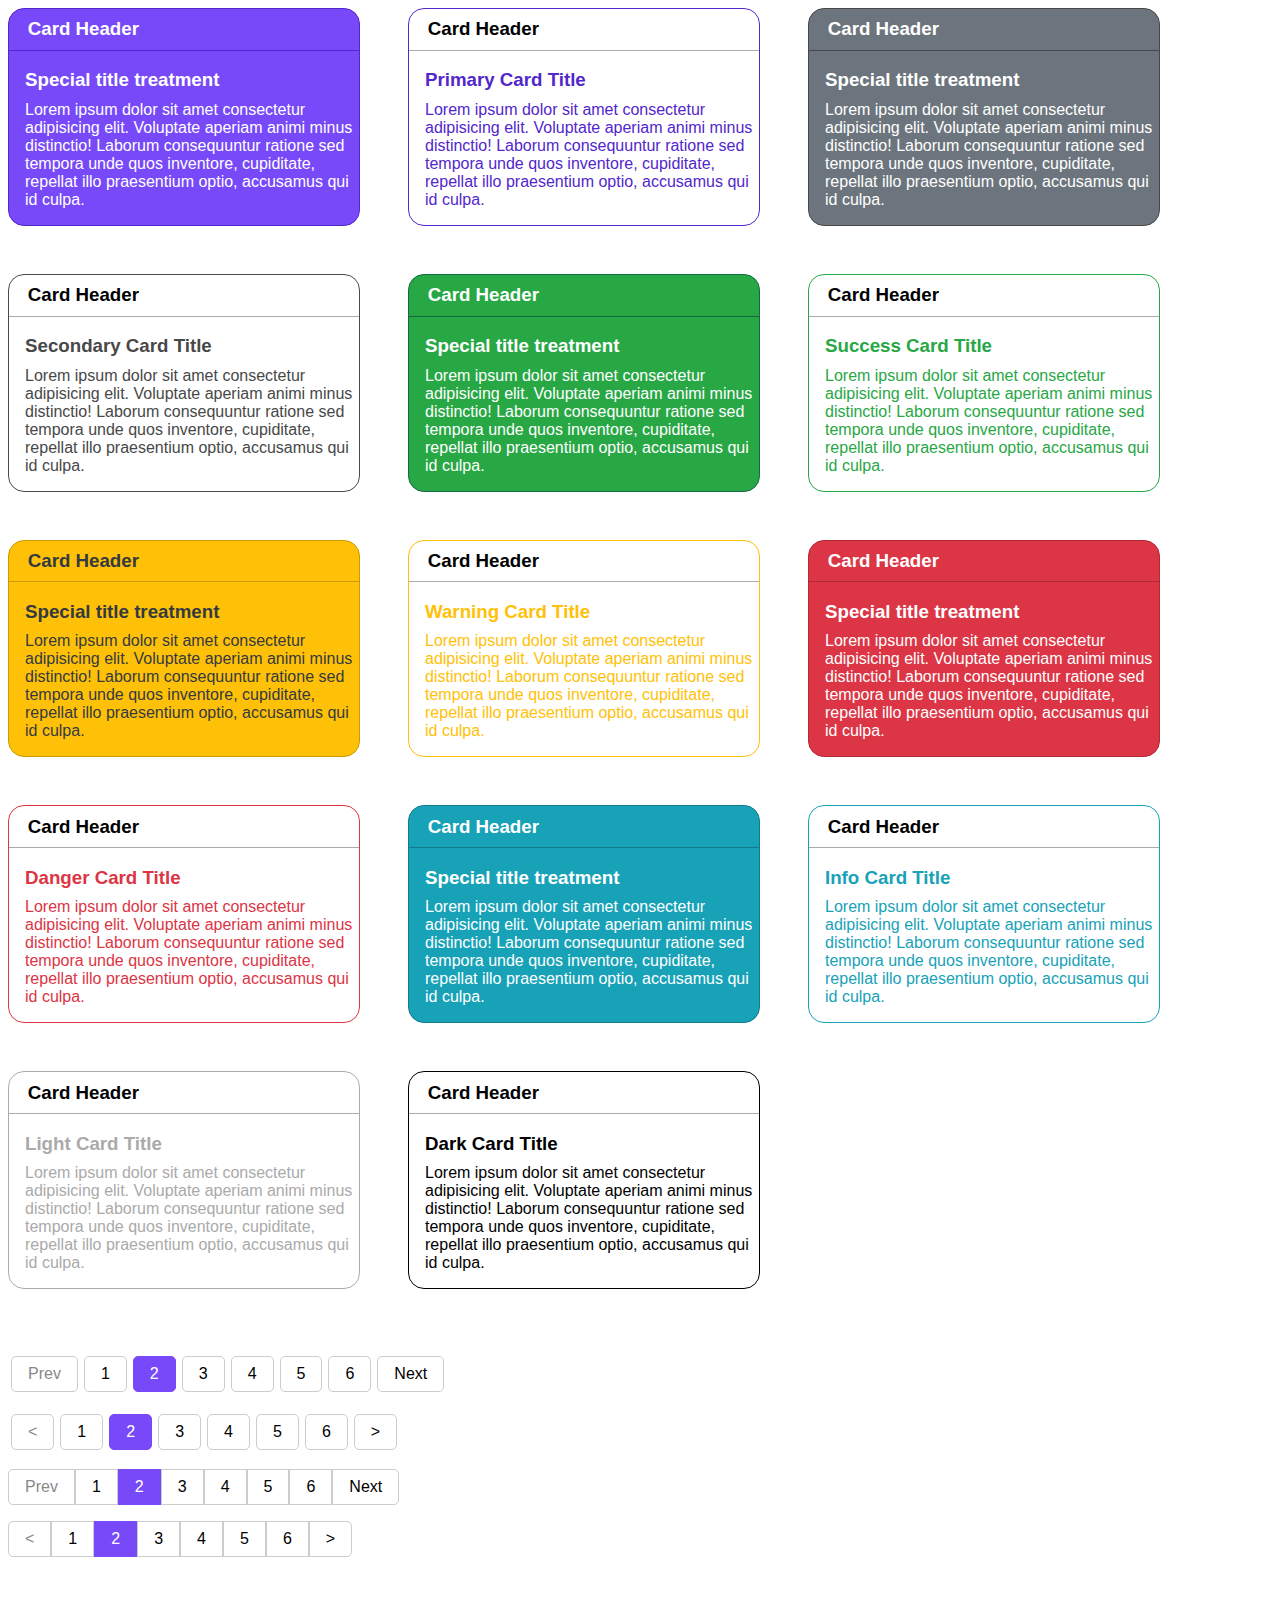
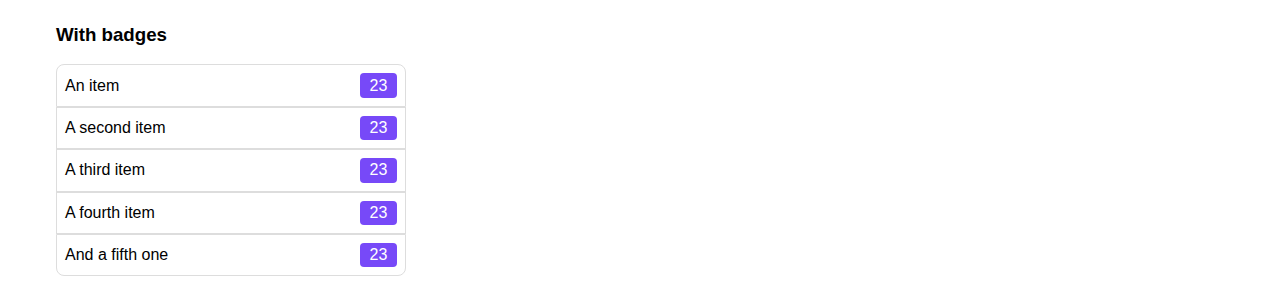
<file: frame2/index.html>
<!DOCTYPE html>
<html>
    <head>
        <title>Flex (Frame2)</title>

        <link rel="stylesheet" href="./css/general.css">
        <link rel="stylesheet" href="./css/cards.css">
        <link rel="stylesheet" href="./css/colors.css">
        <link rel="stylesheet" href="./css/tasks.css">
        <link rel="stylesheet" href="./css/list.css">
        <link rel="stylesheet" href="./css/pagination.css">
        <meta name="viewport" content="width=device-width"/>
    </head>
    <body>
        <main>

            <div id="task1">
                <div class="task-card purple-solid">

                    <div class="task-card-title-container">
                        <h3 class="task-card-title">Card Header</h3>
                    </div>

                    <div class="task-card-content">
                        <h3 class="task-card-spectitle">Special title treatment</h3>
                        <span class="task-card-description">Lorem ipsum dolor sit amet consectetur adipisicing elit. Voluptate aperiam animi minus distinctio! Laborum consequuntur ratione sed tempora unde quos inventore, cupiditate, repellat illo praesentium optio, accusamus qui id culpa.</span>
                    </div>

                </div>
                <div class="task-card special-card primary-card">
                    <div class="task-card-title-container">
                        <h3 class="task-card-title">Card Header</h3>
                    </div>
                    <div class="task-card-content">
                        <h3 class="task-card-spectitle">Primary Card Title</h3>
                        <span class="task-card-description">Lorem ipsum dolor sit amet consectetur adipisicing elit. Voluptate aperiam animi minus distinctio! Laborum consequuntur ratione sed tempora unde quos inventore, cupiditate, repellat illo praesentium optio, accusamus qui id culpa.</span>
                    </div>

                </div>
                <div class="task-card gray-solid">

                    <div class="task-card-title-container">
                        <h3 class="task-card-title">Card Header</h3>
                    </div>

                    <div class="task-card-content">
                        <h3 class="task-card-spectitle">Special title treatment</h3>
                        <span class="task-card-description">Lorem ipsum dolor sit amet consectetur adipisicing elit. Voluptate aperiam animi minus distinctio! Laborum consequuntur ratione sed tempora unde quos inventore, cupiditate, repellat illo praesentium optio, accusamus qui id culpa.</span>
                    </div>

                </div>
                <div class="task-card special-card secondary-card">

                    <div class="task-card-title-container">
                        <h3 class="task-card-title">Card Header</h3>
                    </div>

                    <div class="task-card-content">
                        <h3 class="task-card-spectitle">Secondary Card Title</h3>
                        <span class="task-card-description">Lorem ipsum dolor sit amet consectetur adipisicing elit. Voluptate aperiam animi minus distinctio! Laborum consequuntur ratione sed tempora unde quos inventore, cupiditate, repellat illo praesentium optio, accusamus qui id culpa.</span>
                    </div>

                </div>
                
                <div class="task-card green-solid">

                    <div class="task-card-title-container">
                        <h3 class="task-card-title">Card Header</h3>
                    </div>

                    <div class="task-card-content">
                        <h3 class="task-card-spectitle">Special title treatment</h3>
                        <span class="task-card-description">Lorem ipsum dolor sit amet consectetur adipisicing elit. Voluptate aperiam animi minus distinctio! Laborum consequuntur ratione sed tempora unde quos inventore, cupiditate, repellat illo praesentium optio, accusamus qui id culpa.</span>
                    </div>

                </div>
                <div class="task-card special-card success-card">

                    <div class="task-card-title-container">
                        <h3 class="task-card-title">Card Header</h3>
                    </div>

                    <div class="task-card-content">
                        <h3 class="task-card-spectitle">Success Card Title</h3>
                        <span class="task-card-description">Lorem ipsum dolor sit amet consectetur adipisicing elit. Voluptate aperiam animi minus distinctio! Laborum consequuntur ratione sed tempora unde quos inventore, cupiditate, repellat illo praesentium optio, accusamus qui id culpa.</span>
                    </div>

                </div>

                <div class="task-card yellow-solid">

                    <div class="task-card-title-container">
                        <h3 class="task-card-title">Card Header</h3>
                    </div>

                    <div class="task-card-content">
                        <h3 class="task-card-spectitle">Special title treatment</h3>
                        <span class="task-card-description">Lorem ipsum dolor sit amet consectetur adipisicing elit. Voluptate aperiam animi minus distinctio! Laborum consequuntur ratione sed tempora unde quos inventore, cupiditate, repellat illo praesentium optio, accusamus qui id culpa.</span>
                    </div>

                </div>
                <div class="task-card special-card warning-card">

                    <div class="task-card-title-container">
                        <h3 class="task-card-title">Card Header</h3>
                    </div>

                    <div class="task-card-content">
                        <h3 class="task-card-spectitle">Warning Card Title</h3>
                        <span class="task-card-description">Lorem ipsum dolor sit amet consectetur adipisicing elit. Voluptate aperiam animi minus distinctio! Laborum consequuntur ratione sed tempora unde quos inventore, cupiditate, repellat illo praesentium optio, accusamus qui id culpa.</span>
                    </div>

                </div>
                <div class="task-card red-solid">

                    <div class="task-card-title-container">
                        <h3 class="task-card-title">Card Header</h3>
                    </div>

                    <div class="task-card-content">
                        <h3 class="task-card-spectitle">Special title treatment</h3>
                        <span class="task-card-description">Lorem ipsum dolor sit amet consectetur adipisicing elit. Voluptate aperiam animi minus distinctio! Laborum consequuntur ratione sed tempora unde quos inventore, cupiditate, repellat illo praesentium optio, accusamus qui id culpa.</span>
                    </div>

                </div>
                <div class="task-card special-card danger-card">

                    <div class="task-card-title-container">
                        <h3 class="task-card-title">Card Header</h3>
                    </div>

                    <div class="task-card-content">
                        <h3 class="task-card-spectitle">Danger Card Title</h3>
                        <span class="task-card-description">Lorem ipsum dolor sit amet consectetur adipisicing elit. Voluptate aperiam animi minus distinctio! Laborum consequuntur ratione sed tempora unde quos inventore, cupiditate, repellat illo praesentium optio, accusamus qui id culpa.</span>
                    </div>

                </div>
                <div class="task-card cyan-solid">

                    <div class="task-card-title-container">
                        <h3 class="task-card-title">Card Header</h3>
                    </div>

                    <div class="task-card-content">
                        <h3 class="task-card-spectitle">Special title treatment</h3>
                        <span class="task-card-description">Lorem ipsum dolor sit amet consectetur adipisicing elit. Voluptate aperiam animi minus distinctio! Laborum consequuntur ratione sed tempora unde quos inventore, cupiditate, repellat illo praesentium optio, accusamus qui id culpa.</span>
                    </div>

                </div>
                <div class="task-card special-card info-card">

                    <div class="task-card-title-container">
                        <h3 class="task-card-title">Card Header</h3>
                    </div>

                    <div class="task-card-content">
                        <h3 class="task-card-spectitle">Info Card Title</h3>
                        <span class="task-card-description">Lorem ipsum dolor sit amet consectetur adipisicing elit. Voluptate aperiam animi minus distinctio! Laborum consequuntur ratione sed tempora unde quos inventore, cupiditate, repellat illo praesentium optio, accusamus qui id culpa.</span>
                    </div>

                </div>
                <div class="task-card special-card light-card">

                    <div class="task-card-title-container">
                        <h3 class="task-card-title">Card Header</h3>
                    </div>

                    <div class="task-card-content">
                        <h3 class="task-card-spectitle">Light Card Title</h3>
                        <span class="task-card-description">Lorem ipsum dolor sit amet consectetur adipisicing elit. Voluptate aperiam animi minus distinctio! Laborum consequuntur ratione sed tempora unde quos inventore, cupiditate, repellat illo praesentium optio, accusamus qui id culpa.</span>
                    </div>

                </div>
                <div class="task-card special-card dark-card">

                    <div class="task-card-title-container">
                        <h3 class="task-card-title">Card Header</h3>
                    </div>

                    <div class="task-card-content">
                        <h3 class="task-card-spectitle">Dark Card Title</h3>
                        <span class="task-card-description">Lorem ipsum dolor sit amet consectetur adipisicing elit. Voluptate aperiam animi minus distinctio! Laborum consequuntur ratione sed tempora unde quos inventore, cupiditate, repellat illo praesentium optio, accusamus qui id culpa.</span>
                    </div>

                </div>
            </div>

            <div id="task2">
                <div class="pagination split">
                    <a href="#" class="disabled prev">Prev</a>
                    <a href="#">1</a>
                    <a href="#" class="active">2</a>
                    <a href="#">3</a>
                    <a href="#">4</a>
                    <a href="#">5</a>
                    <a href="#">6</a>
                    <a href="#" class="next">Next</a>
                </div>
                <div class="pagination split">
                    <a href="#" class="disabled prev">&lt;</a>
                    <a href="#">1</a>
                    <a href="#" class="active">2</a>
                    <a href="#">3</a>
                    <a href="#">4</a>
                    <a href="#">5</a>
                    <a href="#">6</a>
                    <a href="#" class="next">&gt;</a>
                </div>
                <div class="pagination group">
                    <a href="#" class="disabled prev">Prev</a>
                    <a href="#">1</a>
                    <a href="#" class="active">2</a>
                    <a href="#">3</a>
                    <a href="#">4</a>
                    <a href="#">5</a>
                    <a href="#">6</a>
                    <a href="#" class="next">Next</a>
                </div>
                <div class="pagination group">
                    <a href="#" class="disabled prev">&lt;</a>
                    <a href="#">1</a>
                    <a href="#" class="active">2</a>
                    <a href="#">3</a>
                    <a href="#">4</a>
                    <a href="#">5</a>
                    <a href="#">6</a>
                    <a href="#" class="next">&gt;</a>
                </div>
            </div>

            <div id="task3">
                <h3 class="list-label">With badges</h3>
                <ul class="list-items">
                    <li class="list-item-container begin-list">
                        <span class="list-item-text">An item</span>
                        <span class="list-item-badge">23</span>
                    </li>
                    <li class="list-item-container">
                        <span class="list-item-text">A second item</span>
                        <span class="list-item-badge">23</span>
                    </li>
                    <li class="list-item-container">
                        <span class="list-item-text">A third item</span>
                        <span class="list-item-badge">23</span>
                    </li>
                    <li class="list-item-container">
                        <span class="list-item-text">A fourth item</span>
                        <span class="list-item-badge">23</span>
                    </li>
                    <li class="list-item-container end-list">
                        <span class="list-item-text">And a fifth one</span>
                        <span class="list-item-badge">23</span>
                    </li>
                </ul>
            </div>

            </div>

        </main>
    </body>
</html>
</file>
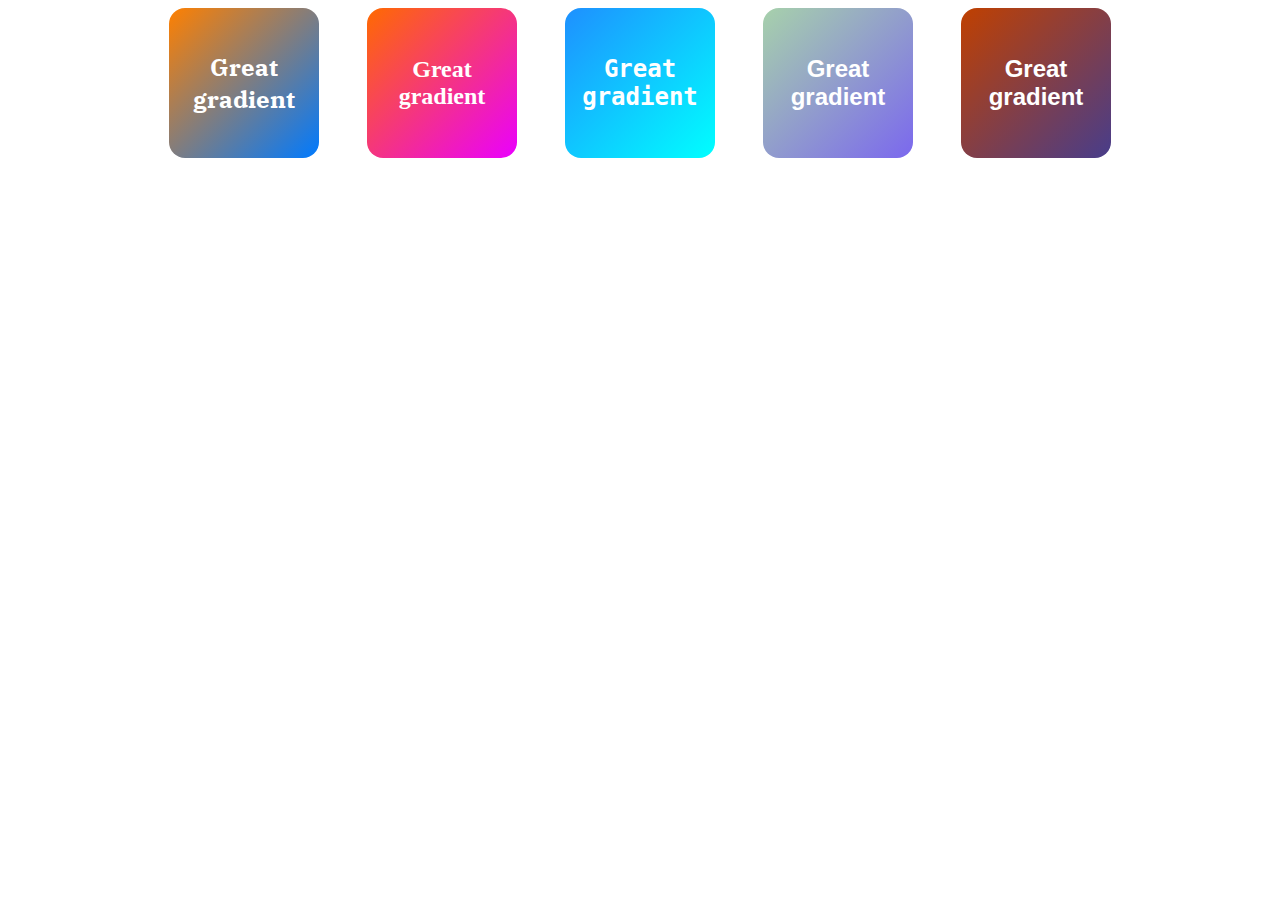
<file: frame4/index.html>
<!DOCTYPE html>
<html>
    <head>
        <title>Flex (Frame4)</title>
        <meta charset="UTF-8">
        <link rel="stylesheet" href="./css/general.css">
        <meta name="viewport" content="width=device-width, initial-scale=1.0"/>
    </head>
    <body>
        <main>
            <section id="gradient__cards">
                <div class="gradient__card FF8000__007AFF">
                    <div class="gradient__card__content__container">
                        <span class="gradient__card__content font__ibm__plex__serif">Great gradient</span>
                    </div>
                </div>
                <div class="gradient__card FF6A00__EA00FF">
                    <div class="gradient__card__content__container">
                        <span class="gradient__card__content font__georgia">Great gradient</span>
                    </div>
                </div>
                <div class="gradient__card FF7F50__C71585">
                    <div class="gradient__card__content__container">
                        <span class="gradient__card__content font__consolas">Great gradient</span>
                    </div>
                </div>
                <div class="gradient__card A7D1AB__7B68EE">
                    <div class="gradient__card__content__container">
                        <span class="gradient__card__content font__OCR__A__Std">Great gradient</span>
                    </div>
                </div>
                <div class="gradient__card C04000__483D8B">
                    <div class="gradient__card__content__container">
                        <span class="gradient__card__content font__Luminari">Great gradient</span>
                    </div>
                </div>
            </section>
        </main>
</html>
</file>
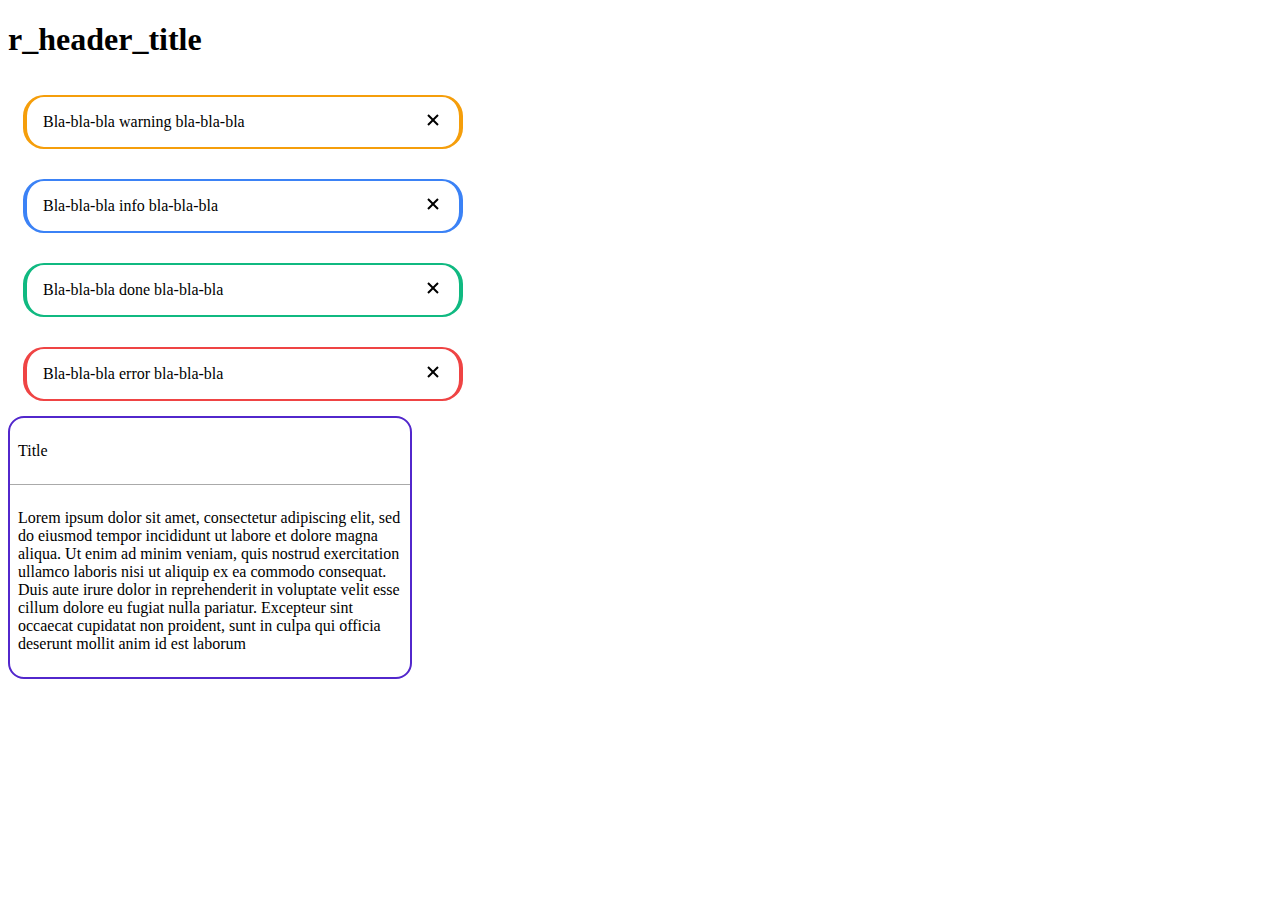
<file: frame5/index.html>
<!DOCTYPE html>
<html>
	<head>
		<title>UI</title>
		<meta charset="utf-8"/>
        	<link rel="stylesheet" href="./css/general.css">
        	<link rel="stylesheet" href="./css/alerts.css">
        	<link rel="stylesheet" href="./css/cards.css">
        	<meta name="viewport" content="width=device-width, initial-scale=1.0"/>
	</head>
	<body>
		<header>
			<h1>r_header_title</h1>
		</header>
		<main>
			<section id="alerts">
				<div class="alert__container alert__warning">
					<p class="alert__container__text alert__warning__text">Bla-bla-bla warning bla-bla-bla</p>
					<button class="alert__container__close alert__warning__close">
						<svg height="16" viewBox="0 0 16 16" width="16" xmlns="http://www.w3.org/2000/svg"><polygon fill-rule="evenodd" points="8 9.414 3.707 13.707 2.293 12.293 6.586 8 2.293 3.707 3.707 2.293 8 6.586 12.293 2.293 13.707 3.707 9.414 8 13.707 12.293 12.293 13.707 8 9.414"/></svg>
					</button>
				</div>
				<div class="alert__container alert__info">
					<p class="alert__container__text alert__info__text">Bla-bla-bla info bla-bla-bla</p>
					<button class="alert__container__close alert__info__close">
						<svg height="16" viewBox="0 0 16 16" width="16" xmlns="http://www.w3.org/2000/svg"><polygon fill-rule="evenodd" points="8 9.414 3.707 13.707 2.293 12.293 6.586 8 2.293 3.707 3.707 2.293 8 6.586 12.293 2.293 13.707 3.707 9.414 8 13.707 12.293 12.293 13.707 8 9.414"/></svg>
                    </button>

				</div>
				<div class="alert__container alert__done">
					<p class="alert__container__text alert__done__text">Bla-bla-bla done bla-bla-bla</p>
					<button class="alert__container__close alert__done__close">
						<svg height="16" viewBox="0 0 16 16" width="16" xmlns="http://www.w3.org/2000/svg"><polygon fill-rule="evenodd" points="8 9.414 3.707 13.707 2.293 12.293 6.586 8 2.293 3.707 3.707 2.293 8 6.586 12.293 2.293 13.707 3.707 9.414 8 13.707 12.293 12.293 13.707 8 9.414"/></svg>
                    </button>
				</div>
				<div class="alert__container alert__error">
					<p class="alert__container__text alert__error__text">Bla-bla-bla error bla-bla-bla</p>
					<button class="alert__container__close alert__error__close">
						<svg height="16" viewBox="0 0 16 16" width="16" xmlns="http://www.w3.org/2000/svg"><polygon fill-rule="evenodd" points="8 9.414 3.707 13.707 2.293 12.293 6.586 8 2.293 3.707 3.707 2.293 8 6.586 12.293 2.293 13.707 3.707 9.414 8 13.707 12.293 12.293 13.707 8 9.414"/></svg>
                    </button>

				</div>
			</section>
            <section id="cards">
				<div class="card__purple card__container">
					<div class="card__container__title">
						<p class="card__title">Title</p>
					</div>
					<div class="card__container__description">
						<p class="card__description">Lorem ipsum dolor sit amet, consectetur adipiscing elit, sed do eiusmod tempor incididunt ut labore et dolore magna aliqua. Ut enim ad minim veniam, quis nostrud exercitation ullamco laboris nisi ut aliquip ex ea commodo consequat. Duis aute irure dolor in reprehenderit in voluptate velit esse cillum dolore eu fugiat nulla pariatur. Excepteur sint occaecat cupidatat non proident, sunt in culpa qui officia deserunt mollit anim id est laborum</p>
					</div>
				</div>
            </section>
		</main>
	</body>
</html>
</file>
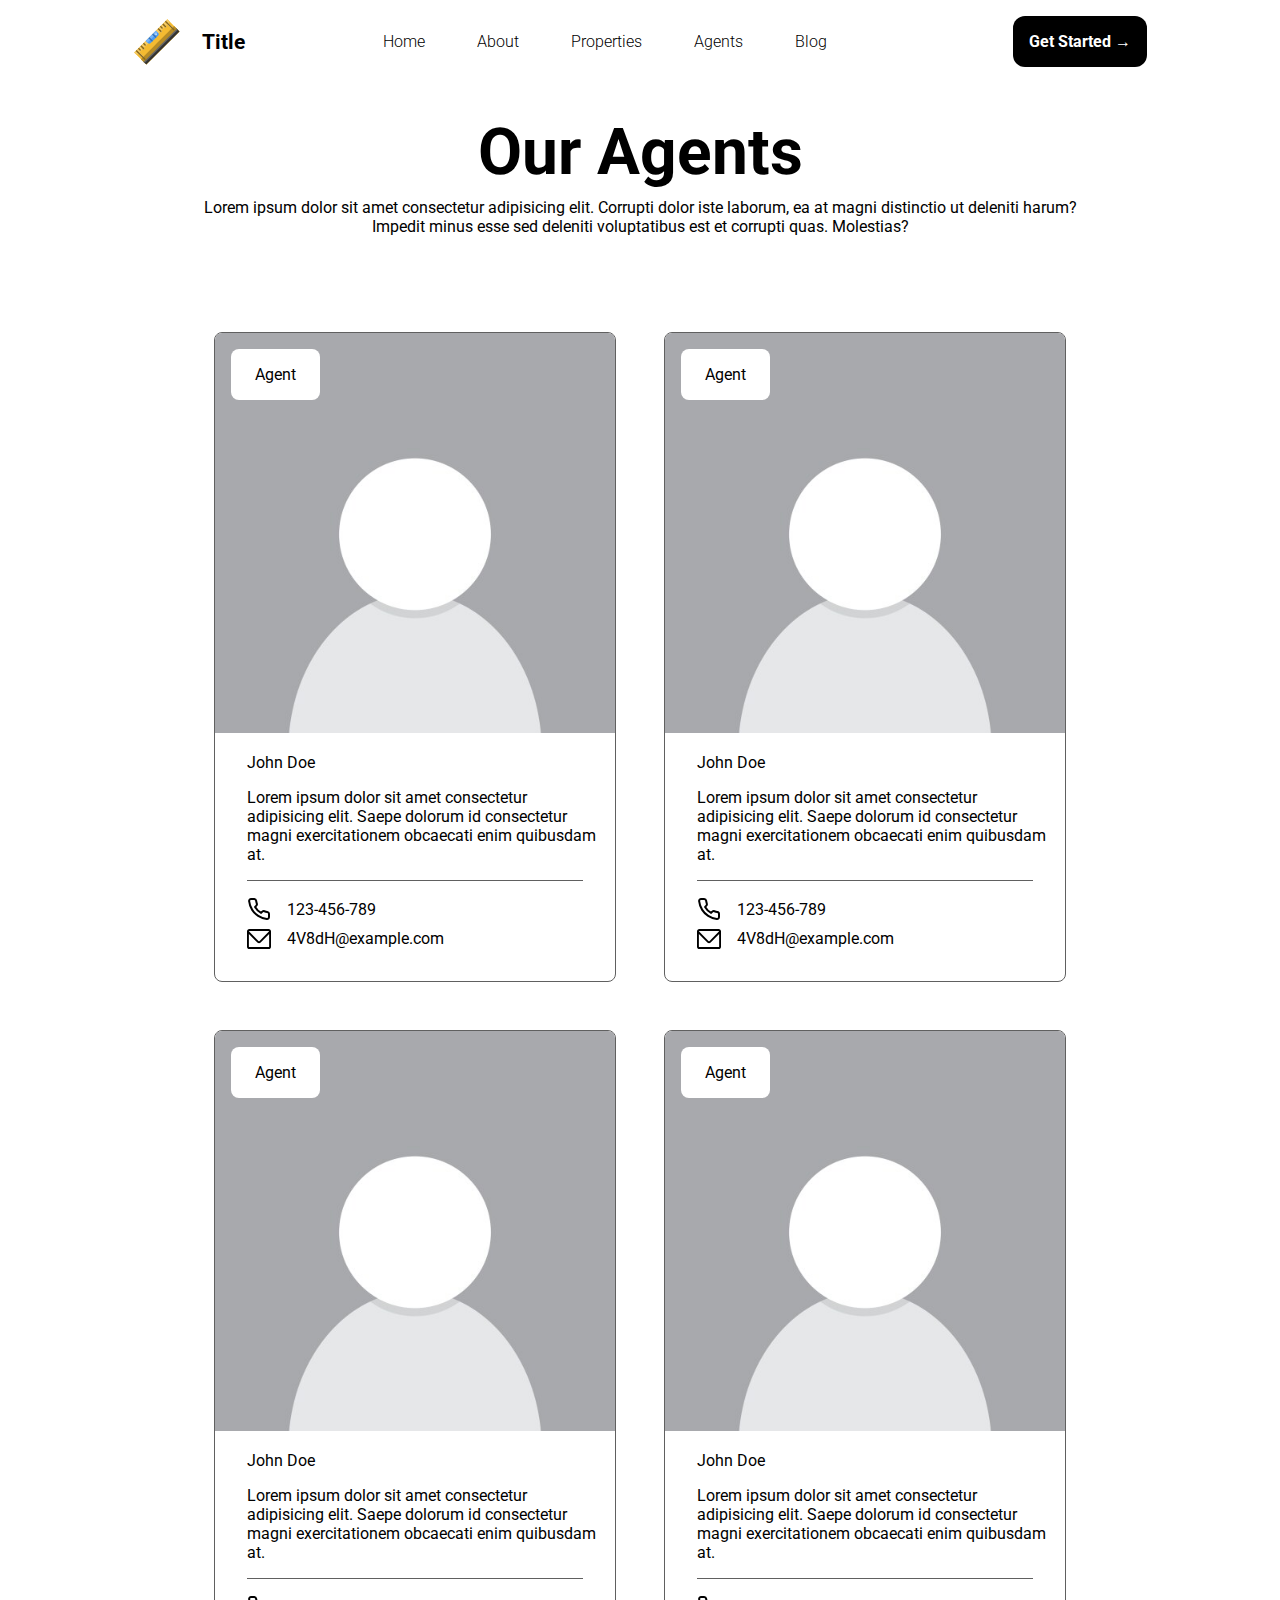
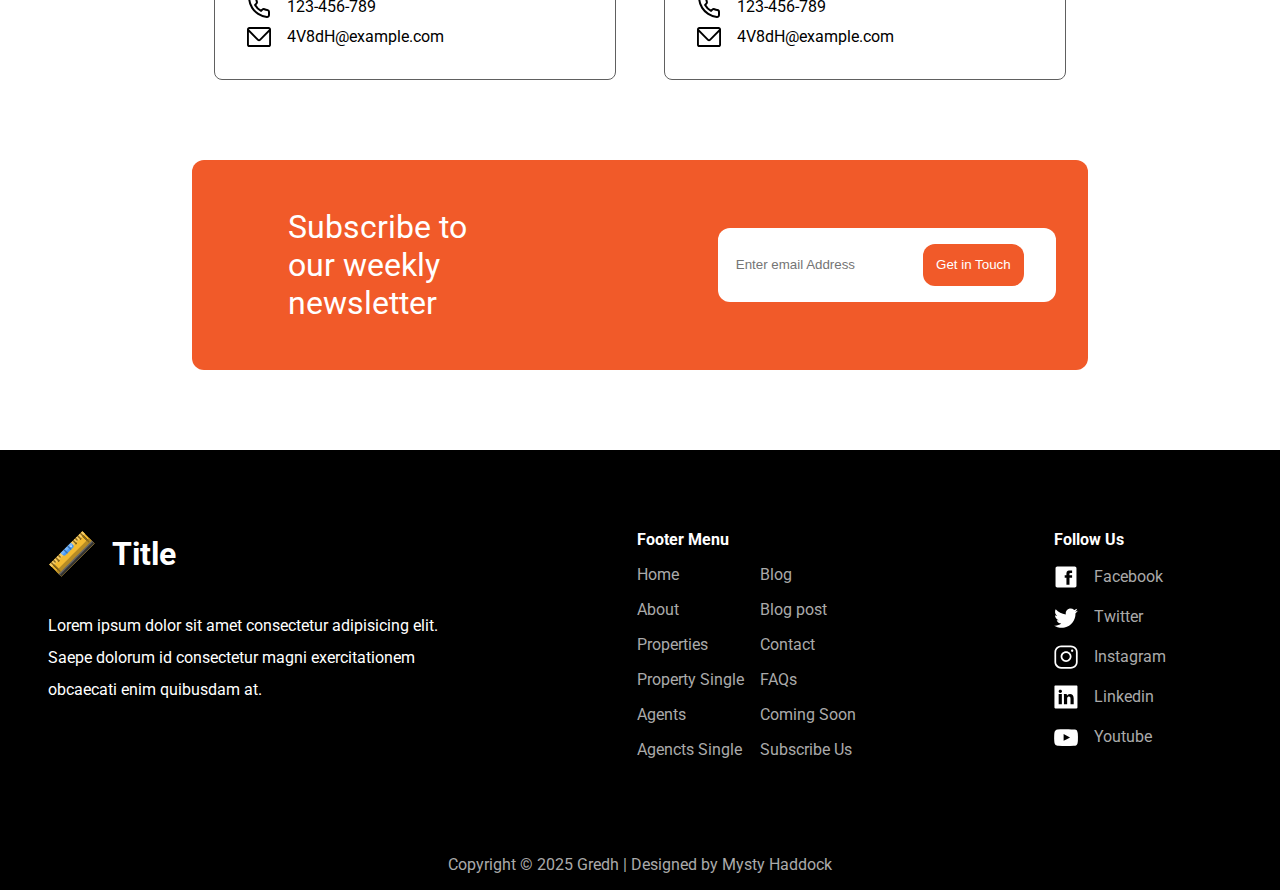
<file: nonframe1/index.html>
<!DOCTYPE html>
<html>
    <head>
        <title>Nonframe</title>
        <meta charset="UTF-8">
        <link rel="stylesheet" href="./css/general.css">
        <meta name="viewport" content="width=device-width, initial-scale=1.0"/>
    </head>
    <body>
        <header>
            <div class="menu__container">
                <div class="logo__container">
                    <img class="logo__img" src="./img/logo.svg"/>
                    <span class="logo__title">Title</span>
                </div>
                <div class="nav__container">
                    <a class="nav__link" href="#">Home</a>
                    <a class="nav__link" href="#">About</a>
                    <a class="nav__link" href="#">Properties</a>
                    <a class="nav__link" href="#">Agents</a>
                    <a class="nav__link" href="#">Blog</a>
                </div>
                <div class="action__container">
                    <a class="action__link" href="#">Get Started &#8594;</a>
                </div>
            </div>
        </header>
        <main>
            <section id="title">
                <div class="title__container">
                    <span class="title__title">Our Agents</span>
                    <span class="title__description">Lorem ipsum dolor sit amet consectetur adipisicing elit. Corrupti dolor iste laborum, ea at magni distinctio ut deleniti harum? Impedit minus esse sed deleniti voluptatibus est et corrupti quas. Molestias?</span>
                </div>
            </section>
            <section id="cards">
                <div class="card__container">
                    <div class="card__image">
                        <span class="card__image__label">Agent</span>
                        <img class="card__image__img" src="./img/person.jpg"/>
                    </div>
                    <div class="card__content">
                        <span class="card__fullname">John Doe</span>
                        <span class="card__description">Lorem ipsum dolor sit amet consectetur adipisicing elit. Saepe dolorum id consectetur magni exercitationem obcaecati enim quibusdam at.</span>
                    </div>
                    <div class="card__communication__container">
                        <div class="card__communication">
                            <div class="card__communication__phone__container">
                                <img class="card__communication__phone__img" src="./img/phone.svg"/><span class="card__communication__number">123-456-789</span>
                            </div>
                            <div class="card__communication__email__container">
                                <img class="card__communication__email__img" src="./img/email.svg"/><span class="card__communication__email">4V8dH@example.com</span>
                            </div>
                        </div>
                    </div>
                </div>
                <div class="card__container">
                    <div class="card__image">
                        <span class="card__image__label">Agent</span>
                        <img class="card__image__img" src="./img/person.jpg"/>
                    </div>
                    <div class="card__content">
                        <span class="card__fullname">John Doe</span>
                        <span class="card__description">Lorem ipsum dolor sit amet consectetur adipisicing elit. Saepe dolorum id consectetur magni exercitationem obcaecati enim quibusdam at.</span>
                    </div>
                    <div class="card__communication__container">
                        <div class="card__communication">
                            <div class="card__communication__phone__container">
                                <img class="card__communication__phone__img" src="./img/phone.svg"/><span class="card__communication__number">123-456-789</span>
                            </div>
                            <div class="card__communication__email__container">
                                <img class="card__communication__email__img" src="./img/email.svg"/><span class="card__communication__email">4V8dH@example.com</span>
                            </div>
                        </div>
                    </div>
                </div>
                <div class="card__container">
                    <div class="card__image">
                        <span class="card__image__label">Agent</span>
                        <img class="card__image__img" src="./img/person.jpg"/>
                    </div>
                    <div class="card__content">
                        <span class="card__fullname">John Doe</span>
                        <span class="card__description">Lorem ipsum dolor sit amet consectetur adipisicing elit. Saepe dolorum id consectetur magni exercitationem obcaecati enim quibusdam at.</span>
                    </div>
                    <div class="card__communication__container">
                        <div class="card__communication">
                            <div class="card__communication__phone__container">
                                <img class="card__communication__phone__img" src="./img/phone.svg"/><span class="card__communication__number">123-456-789</span>
                            </div>
                            <div class="card__communication__email__container">
                                <img class="card__communication__email__img" src="./img/email.svg"/><span class="card__communication__email">4V8dH@example.com</span>
                            </div>
                        </div>
                    </div>
                </div>
                <div class="card__container">
                    <div class="card__image">
                        <span class="card__image__label">Agent</span>
                        <img class="card__image__img" src="./img/person.jpg"/>
                    </div>
                    <div class="card__content">
                        <span class="card__fullname">John Doe</span>
                        <span class="card__description">Lorem ipsum dolor sit amet consectetur adipisicing elit. Saepe dolorum id consectetur magni exercitationem obcaecati enim quibusdam at.</span>
                    </div>
                    <div class="card__communication__container">
                        <div class="card__communication">
                            <div class="card__communication__phone__container">
                                <img class="card__communication__phone__img" src="./img/phone.svg"/><span class="card__communication__phone">123-456-789</span>
                            </div>
                            <div class="card__communication__email__container">
                                <img class="card__communication__email__img" src="./img/email.svg"/><span class="card__communication__email">4V8dH@example.com</span>
                            </div>
                        </div>
                    </div>
                </div>
            </section>
            <section id="subscribe">
                <div class="subscribe__container">
                    <span class="subscribe__title">Subscribe to our weekly newsletter</span>
                    <form class="subscribe__form" action="#">
                        <div class="subscribe__input__container">
                            <input class="subscribe__input" type="email" placeholder="Enter email Address"/>
                            <button class="subscribe__button" type="submit">Get in Touch</button>
                        </div>
                    </form>
                </div>
            </section>
        </main>
        <footer>
            <div class="footer__container">
                <div class="footer__description__container">
                    <div class="footer__logo__container">
                        <img class="footer__logo__img" src="./img/logo.svg"/>
                        <span class="footer__logo__title">Title</span>
                    </div>
                    <div class="footer__description">Lorem ipsum dolor sit amet consectetur adipisicing elit. Saepe dolorum id consectetur magni exercitationem obcaecati enim quibusdam at.</div>
                </div>
                <div class="footer__menu__container">
                    <span class="footer__links__label">Footer Menu</span>
                    <div class="footer__links__container">
                        <div class="footer__links">
                            <a class="footer__links__element" href="#">Home</a>
                            <a class="footer__links__element" href="#">About</a>
                            <a class="footer__links__element" href="#">Properties</a>
                            <a class="footer__links__element" href="#">Property Single</a>
                            <a class="footer__links__element" href="#">Agents</a>
                            <a class="footer__links__element" href="#">Agencts Single</a>
                        </div>
                        <div class="footer__links">
                            <a class="footer__links__element" href="#">Blog</a>
                            <a class="footer__links__element" href="#">Blog post</a>
                            <a class="footer__links__element" href="#">Contact</a>
                            <a class="footer__links__element" href="#">FAQs</a>
                            <a class="footer__links__element" href="#">Coming Soon</a>
                            <a class="footer__links__element" href="#">Subscribe Us</a>
                        </div>
                    </div>
                </div>
                <div class="footer__following__container">
                    <span class="footer__following__title">Follow Us</span>
                    <div class="footer__following">
                        <div class="footer__following__link__container">
                            <img class="footer__following__img" src="./img/facebook.svg"/>
                            <a href="#" class="footer__following__link">Facebook</a>
                        </div>
                        <div class="footer__following__link__container">
                            <img class="footer__following__img" src="./img/twitter.svg"/>
                            <a href="#" class="footer__following__link">Twitter</a>
                        </div>
                        <div class="footer__following__link__container">
                            <img class="footer__following__img" src="./img/instagram.svg"/>
                            <a href="#" class="footer__following__link">Instagram</a>
                        </div>
                        <div class="footer__following__link__container">
                            <img class="footer__following__img" src="./img/linkedin.svg"/>
                            <a href="#" class="footer__following__link">Linkedin</a>
                        </div>
                        <div class="footer__following__link__container">
                            <img class="footer__following__img" src="./img/youtube.svg"/>
                            <a href="#" class="footer__following__link">Youtube</a>
                        </div>
                    </div>
                </div>
            </div>
            <div class="footer__copyright__container">
                <span class="footer__copyright">Copyright &copy; 2025 Gredh | Designed by Mysty Haddock</span>
            </div>
        </footer>
    </body>
</html>
</file>
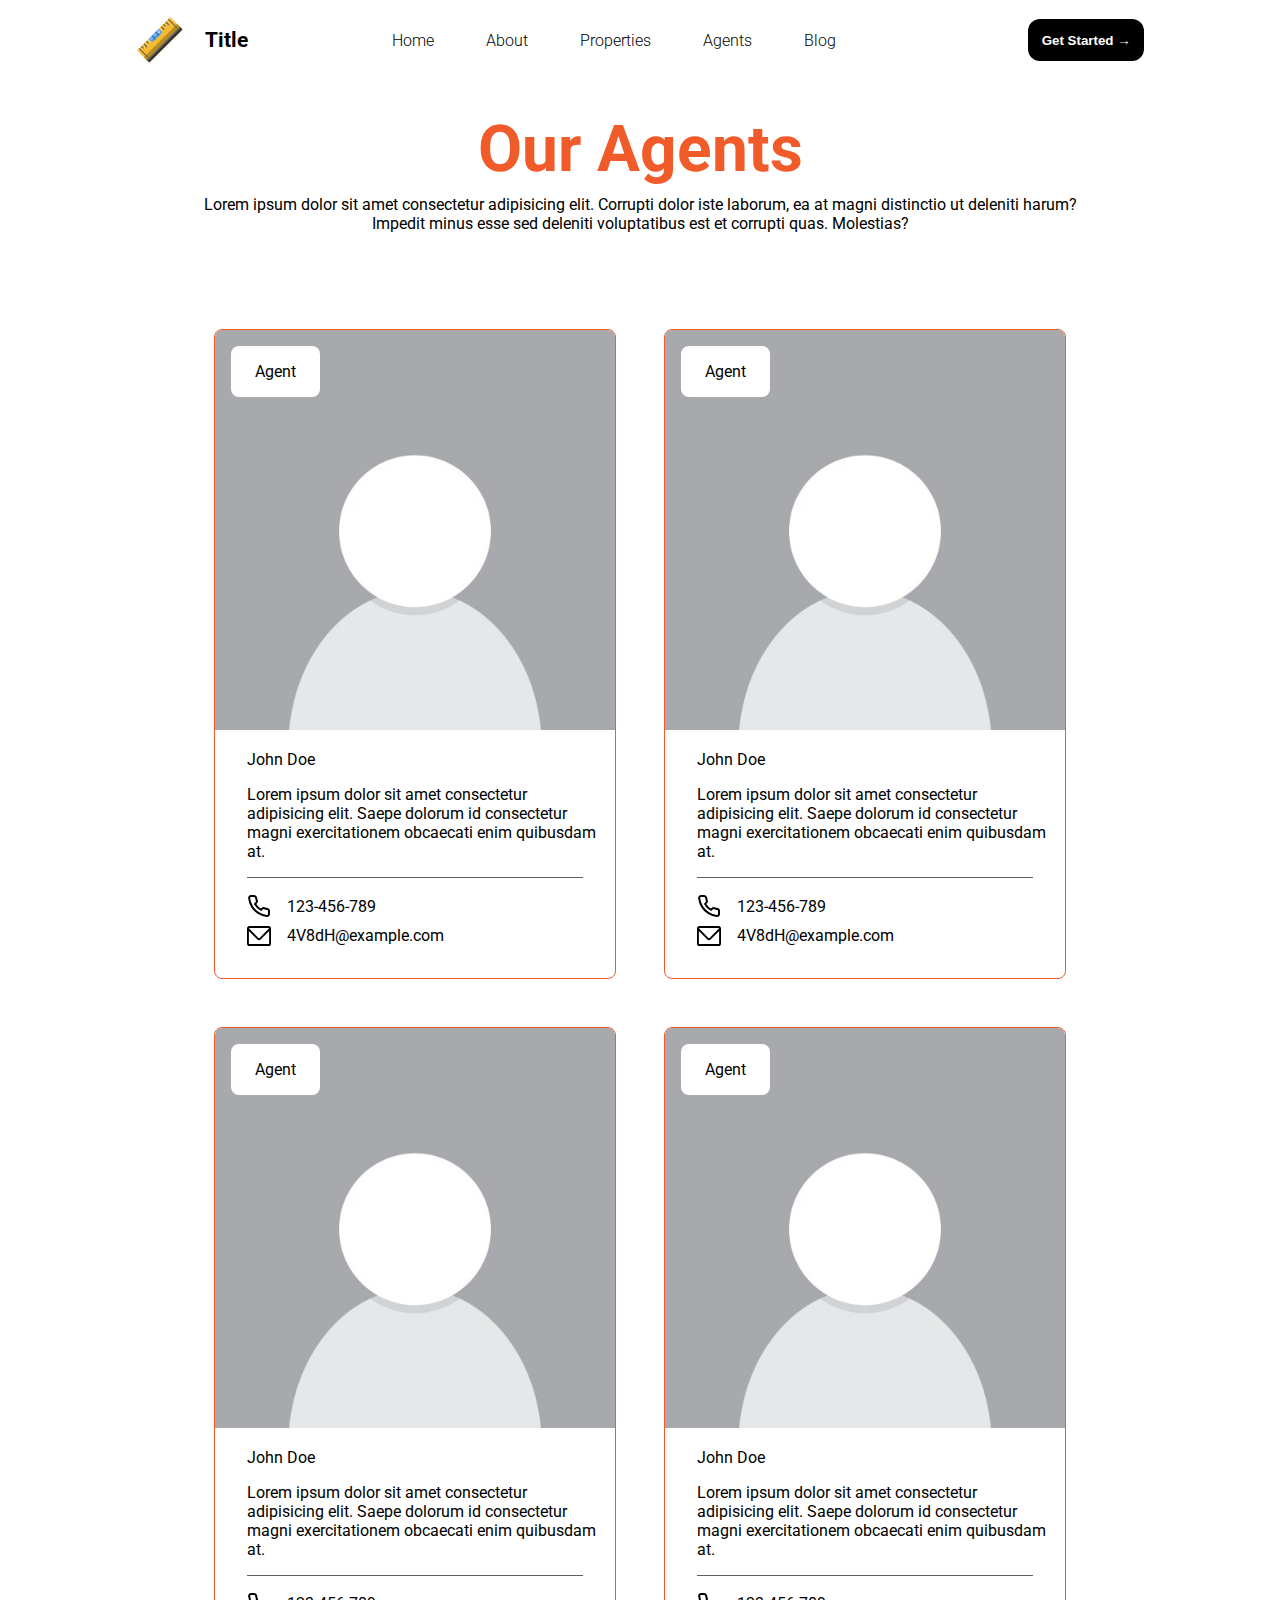
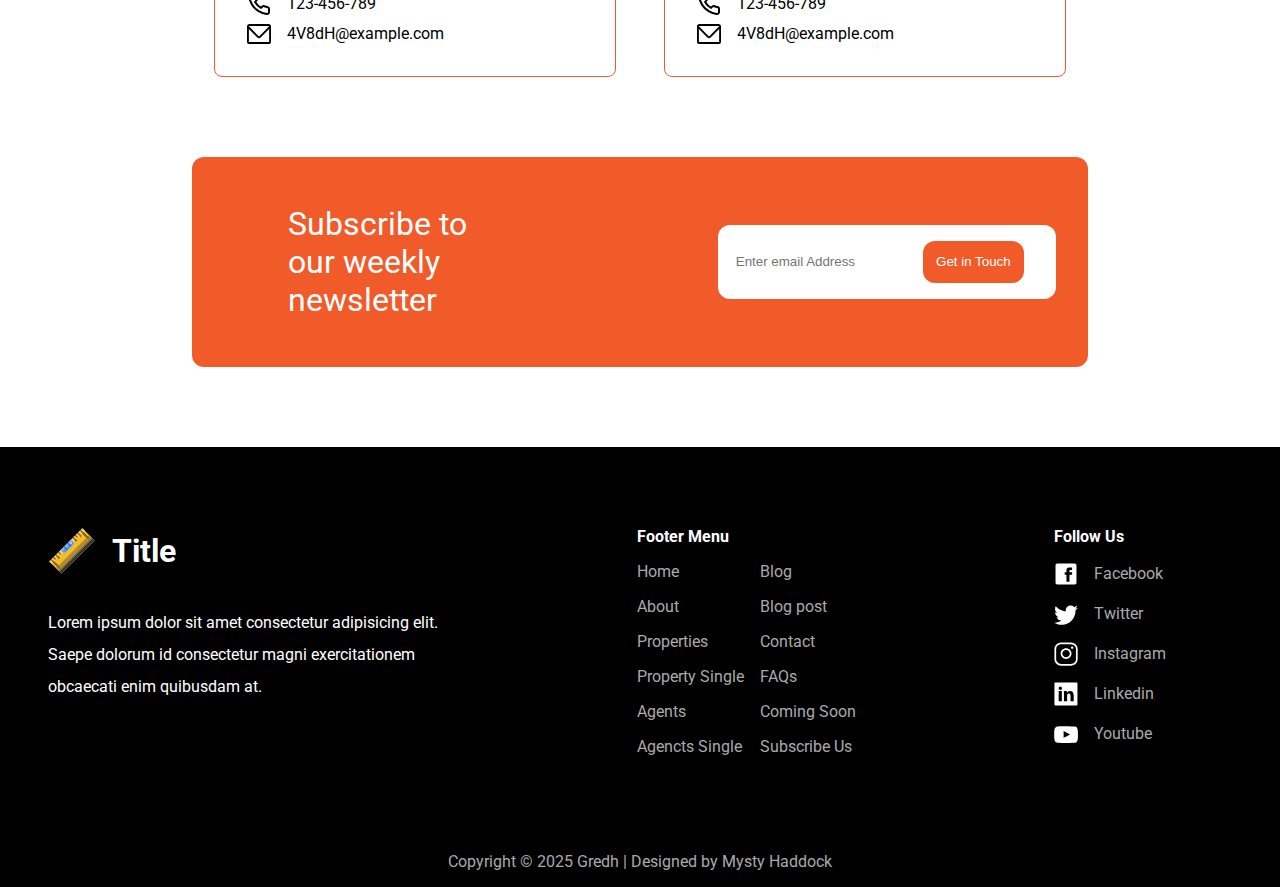
<file: nonframe2_is_copy_1/index.html>
<!DOCTYPE html>
<html>
    <head>
        <title>Nonframe</title>
        <meta charset="UTF-8">
        <link rel="stylesheet" href="./css/general.css">
        <meta name="viewport" content="width=device-width, initial-scale=1.0"/>
    </head>
    <body>
        <header>
            <div class="menu__container">
                <div class="logo__container">
                    <img class="logo__img" src="./img/logo.svg"/>
                    <span class="logo__title">Title</span>
                </div>
                <div class="nav__container">
                    <a class="nav__link" href="#">Home</a>
                    <a class="nav__link" href="#">About</a>
                    <a class="nav__link" href="#">Properties</a>
                    <a class="nav__link" href="#">Agents</a>
                    <a class="nav__link" href="#">Blog</a>
                </div>
                <div class="action__container">
                    <a href="#sign__in"><button class="action__link">Get Started &#8594;</button></a>
                </div>
            </div>
        </header>
        <main>
            <section id="sign__in" class="sign__in__overlay">
                    <div class="sign__in__container">
                        <div class="sign__in__title__container">
                            <img src="./img/sign-in.svg" class="logo__img"/>
                            <span class="sign__in__title">Sign In</span>
                        <a href="#" class="sign__in__close">&#10006;</a>
                        </div>
                        
                        <form class="sign__in__form" action="#">
                            <div class="sign__in__form__container">
                                <div class="sign__in__input__container">
                                    <input class="sign__in__input" type="email" placeholder="Email Address"/>
                                </div>
                                <div class="sign__in__input__container">
                                    <input class="sign__in__input" type="password" placeholder="Password"/>
                                </div>
                                <div class="sign__in__button__container">
                                    <button class="sign__in__button" type="submit">Sign In &#8594;</button>
                                </div>
                            </div> 
                        </form>   
                </div>
            </section>
            <section id="title">
                <div class="title__container">
                    <span class="title__title">Our Agents</span>
                    <span class="title__description">Lorem ipsum dolor sit amet consectetur adipisicing elit. Corrupti dolor iste laborum, ea at magni distinctio ut deleniti harum? Impedit minus esse sed deleniti voluptatibus est et corrupti quas. Molestias?</span>
                </div>
            </section>
            <section id="cards">
                <div class="card__container">
                    <div class="card__image">
                        <span class="card__image__label">Agent</span>
                        <img class="card__image__img" src="./img/person.jpg"/>
                    </div>
                    <div class="card__content">
                        <span class="card__fullname">John Doe</span>
                        <span class="card__description">Lorem ipsum dolor sit amet consectetur adipisicing elit. Saepe dolorum id consectetur magni exercitationem obcaecati enim quibusdam at.</span>
                    </div>
                    <div class="card__communication__container">
                        <div class="card__communication">
                            <div class="card__communication__phone__container">
                                <img class="card__communication__phone__img" src="./img/phone.svg"/><span class="card__communication__number">123-456-789</span>
                            </div>
                            <div class="card__communication__email__container">
                                <img class="card__communication__email__img" src="./img/email.svg"/><span class="card__communication__email">4V8dH@example.com</span>
                            </div>
                        </div>
                    </div>
                </div>
                <div class="card__container">
                    <div class="card__image">
                        <span class="card__image__label">Agent</span>
                        <img class="card__image__img" src="./img/person.jpg"/>
                    </div>
                    <div class="card__content">
                        <span class="card__fullname">John Doe</span>
                        <span class="card__description">Lorem ipsum dolor sit amet consectetur adipisicing elit. Saepe dolorum id consectetur magni exercitationem obcaecati enim quibusdam at.</span>
                    </div>
                    <div class="card__communication__container">
                        <div class="card__communication">
                            <div class="card__communication__phone__container">
                                <img class="card__communication__phone__img" src="./img/phone.svg"/><span class="card__communication__number">123-456-789</span>
                            </div>
                            <div class="card__communication__email__container">
                                <img class="card__communication__email__img" src="./img/email.svg"/><span class="card__communication__email">4V8dH@example.com</span>
                            </div>
                        </div>
                    </div>
                </div>
                <div class="card__container">
                    <div class="card__image">
                        <span class="card__image__label">Agent</span>
                        <img class="card__image__img" src="./img/person.jpg"/>
                    </div>
                    <div class="card__content">
                        <span class="card__fullname">John Doe</span>
                        <span class="card__description">Lorem ipsum dolor sit amet consectetur adipisicing elit. Saepe dolorum id consectetur magni exercitationem obcaecati enim quibusdam at.</span>
                    </div>
                    <div class="card__communication__container">
                        <div class="card__communication">
                            <div class="card__communication__phone__container">
                                <img class="card__communication__phone__img" src="./img/phone.svg"/><span class="card__communication__number">123-456-789</span>
                            </div>
                            <div class="card__communication__email__container">
                                <img class="card__communication__email__img" src="./img/email.svg"/><span class="card__communication__email">4V8dH@example.com</span>
                            </div>
                        </div>
                    </div>
                </div>
                <div class="card__container">
                    <div class="card__image">
                        <span class="card__image__label">Agent</span>
                        <img class="card__image__img" src="./img/person.jpg"/>
                    </div>
                    <div class="card__content">
                        <span class="card__fullname">John Doe</span>
                        <span class="card__description">Lorem ipsum dolor sit amet consectetur adipisicing elit. Saepe dolorum id consectetur magni exercitationem obcaecati enim quibusdam at.</span>
                    </div>
                    <div class="card__communication__container">
                        <div class="card__communication">
                            <div class="card__communication__phone__container">
                                <img class="card__communication__phone__img" src="./img/phone.svg"/><span class="card__communication__phone">123-456-789</span>
                            </div>
                            <div class="card__communication__email__container">
                                <img class="card__communication__email__img" src="./img/email.svg"/><span class="card__communication__email">4V8dH@example.com</span>
                            </div>
                        </div>
                    </div>
                </div>
            </section>
            <section id="subscribe">
                <div class="subscribe__container">
                    <span class="subscribe__title">Subscribe to our weekly newsletter</span>
                    <form class="subscribe__form" action="#">
                        <div class="subscribe__input__container">
                            <input class="subscribe__input" type="email" placeholder="Enter email Address"/>
                            <button class="subscribe__button" type="submit">Get in Touch</button>
                        </div>
                    </form>
                </div>
            </section>
        </main>
        <footer>
            <div class="footer__container">
                <div class="footer__description__container">
                    <div class="footer__logo__container">
                        <img class="footer__logo__img" src="./img/logo.svg"/>
                        <span class="footer__logo__title">Title</span>
                    </div>
                    <div class="footer__description">Lorem ipsum dolor sit amet consectetur adipisicing elit. Saepe dolorum id consectetur magni exercitationem obcaecati enim quibusdam at.</div>
                </div>
                <div class="footer__menu__container">
                    <span class="footer__links__label">Footer Menu</span>
                    <div class="footer__links__container">
                        <div class="footer__links">
                            <a class="footer__links__element" href="#">Home</a>
                            <a class="footer__links__element" href="#">About</a>
                            <a class="footer__links__element" href="#">Properties</a>
                            <a class="footer__links__element" href="#">Property Single</a>
                            <a class="footer__links__element" href="#">Agents</a>
                            <a class="footer__links__element" href="#">Agencts Single</a>
                        </div>
                        <div class="footer__links">
                            <a class="footer__links__element" href="#">Blog</a>
                            <a class="footer__links__element" href="#">Blog post</a>
                            <a class="footer__links__element" href="#">Contact</a>
                            <a class="footer__links__element" href="#">FAQs</a>
                            <a class="footer__links__element" href="#">Coming Soon</a>
                            <a class="footer__links__element" href="#">Subscribe Us</a>
                        </div>
                    </div>
                </div>
                <div class="footer__following__container">
                    <span class="footer__following__title">Follow Us</span>
                    <div class="footer__following">
                        <div class="footer__following__link__container">
                            <img class="footer__following__img" src="./img/facebook.svg"/>
                            <a href="#" class="footer__following__link">Facebook</a>
                        </div>
                        <div class="footer__following__link__container">
                            <img class="footer__following__img" src="./img/twitter.svg"/>
                            <a href="#" class="footer__following__link">Twitter</a>
                        </div>
                        <div class="footer__following__link__container">
                            <img class="footer__following__img" src="./img/instagram.svg"/>
                            <a href="#" class="footer__following__link">Instagram</a>
                        </div>
                        <div class="footer__following__link__container">
                            <img class="footer__following__img" src="./img/linkedin.svg"/>
                            <a href="#" class="footer__following__link">Linkedin</a>
                        </div>
                        <div class="footer__following__link__container">
                            <img class="footer__following__img" src="./img/youtube.svg"/>
                            <a href="#" class="footer__following__link">Youtube</a>
                        </div>
                    </div>
                </div>
            </div>
            <div class="footer__copyright__container">
                <span class="footer__copyright">Copyright &copy; 2025 Gredh | Designed by Mysty Haddock</span>
            </div>
        </footer>
    </body>
</html>
</file>
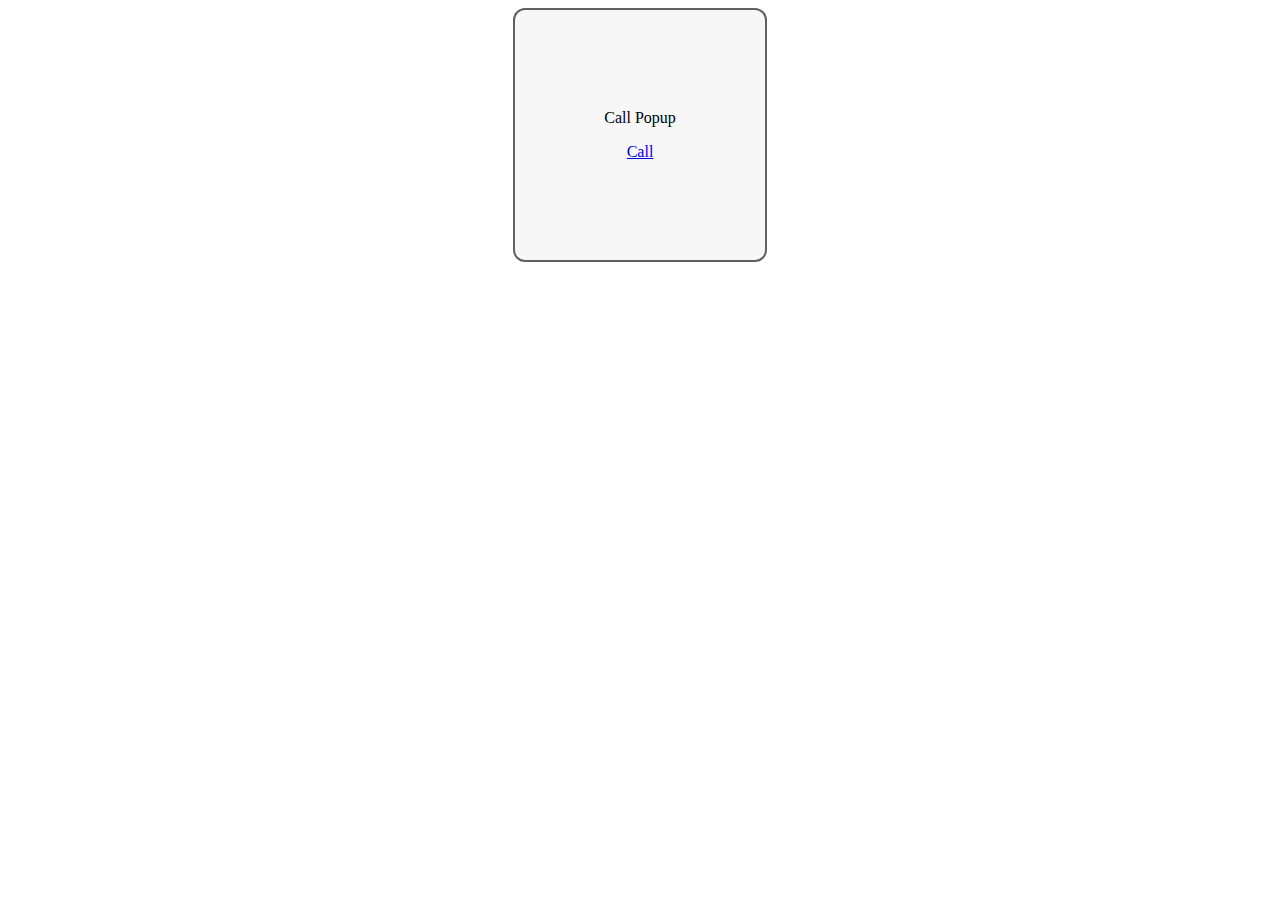
<file: nonframe2_test/index.html>
<!DOCTYPE html>
<html>
    <head>
        <title>Nonframe (Frame2) Test Popup</title>
        <meta charset="UTF-8">
        <link rel="stylesheet" href="./css/general.css">
        <meta name="viewport" content="width=device-width, initial-scale=1.0"/>
    </head>
    <body>
        <main>
            <section id="call__popup">
                <div class="call__popup__container">
                    <div class="call__popup__content">
                        <span class="call__popup__title">Call Popup</span>
                        <a href="#popup" class="call__popup__button">Call</a>
                    </div>
                </div>
                <div id="popup" class="popup__overlay">
                    <div class="popup__container">
                        <div class="popup__content">
                            <span class="popup__title">Popup</span>
                            <a href="#" class="popup__button">Close</a>
                        </div>
                    </div>
                </div>
            </section>
        </main>
    </body>
</html>
</file>
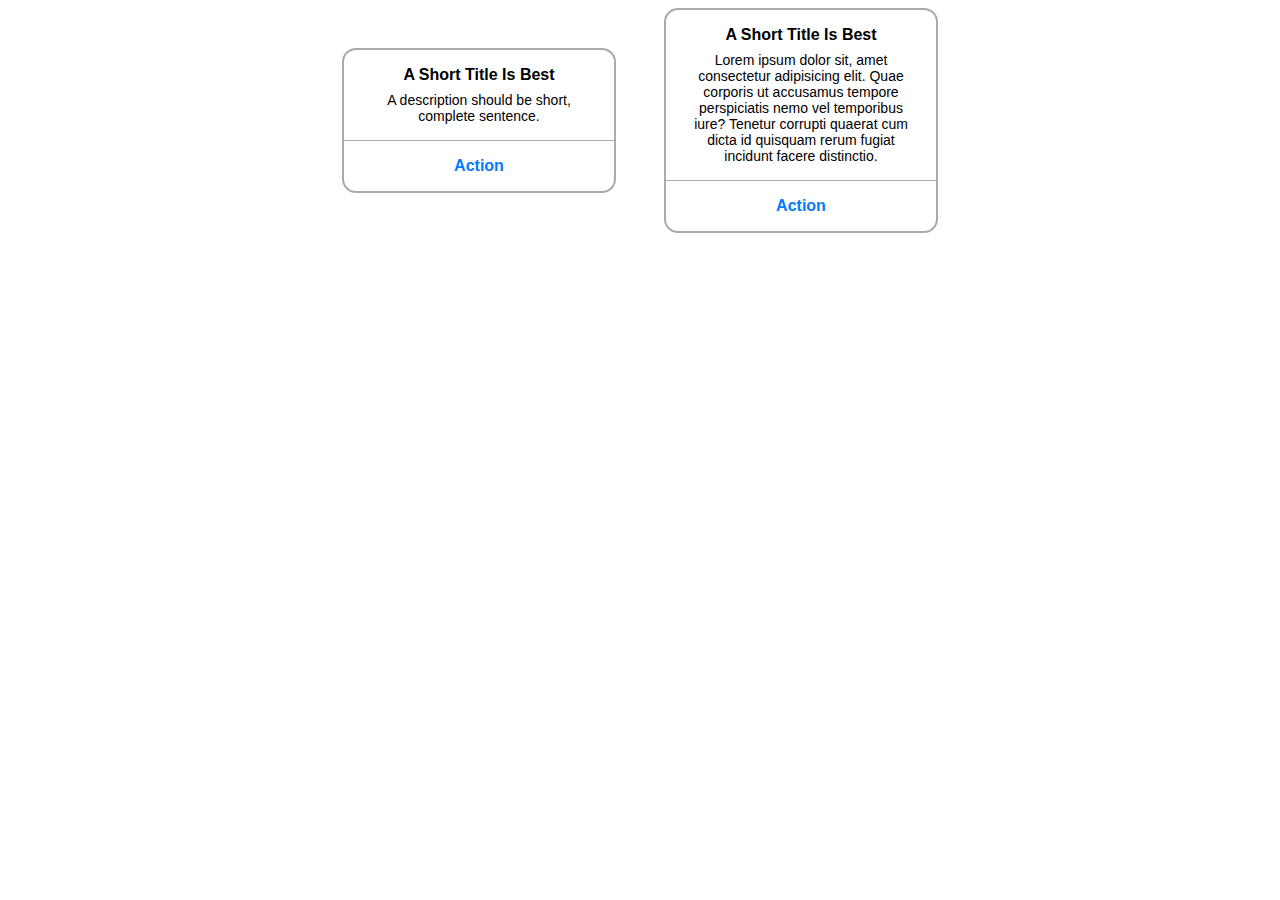
<file: frame3/alert/index.html>
<!DOCTYPE html>
<html>
    <head>
        <title>Alert</title>
        <meta charset="UTF-8">
        <link rel="stylesheet" href="./css/general.css">
        <meta name="viewport" content="width=device-width, initial-scale=1.0"/>
    </head>
    <body>
        <main>
            <section id="alert">
                <div class="alert__container">

                    <div class="alert__content">
                        <span class="alert__title">A Short Title Is Best</span>
                        <span class="alert__description">A description should be short, complete sentence.</span>
                    </div>

                    <div class="alert__action">
                        <span class="alert__action__text">Action</span>
                    </div>

                </div>
                <div class="alert__container">

                    <div class="alert__content">
                        <span class="alert__title">A Short Title Is Best</span>
                        <span class="alert__description">Lorem ipsum dolor sit, amet consectetur adipisicing elit. Quae corporis ut accusamus tempore perspiciatis nemo vel temporibus iure? Tenetur corrupti quaerat cum dicta id quisquam rerum fugiat incidunt facere distinctio.</span>
                    </div>

                    <div class="alert__action">
                        <span class="alert__action__text">Action</span>
                    </div>

                </div>
            </section>
        </main>
    </body>
</html>
</file>
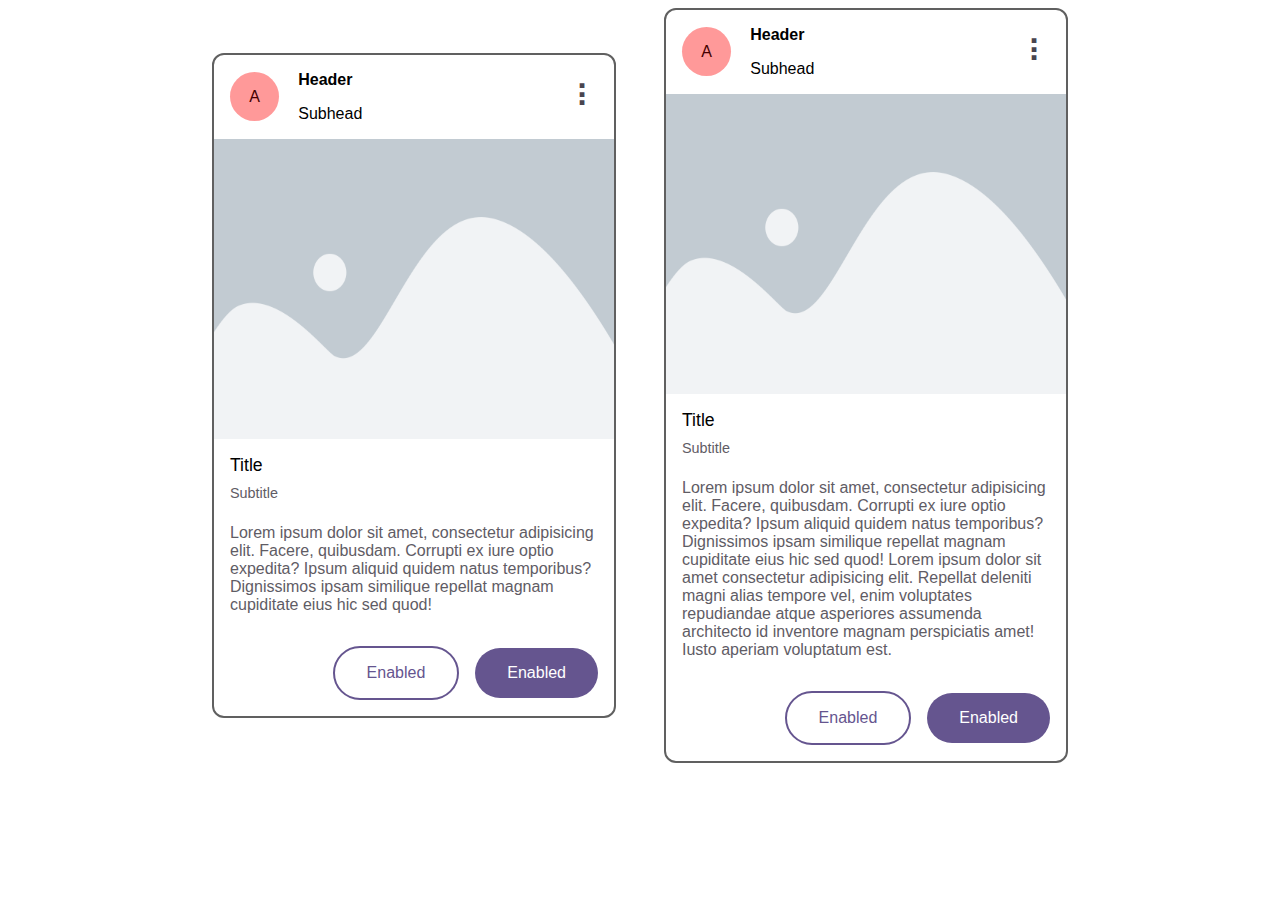
<file: frame3/card/index.html>
<!DOCTYPE html>
<html>
    <head>
        <title>Card</title>
        <meta charset="UTF-8">
        <link rel="stylesheet" href="./css/general.css">
        <meta name="viewport" content="width=device-width, initial-scale=1.0"/>
    </head>
    <body>
        <main>
            <section id="card">
                <div class="card__container">
                    <div class="card__header">
                        <div class="card__profile__photo__container"><span class="card__profile__photo">A</span></div>
                        <div class="card__header__title__container">
                            <span class="card__header__title">Header</span>
                            <span class="card__header__subtitle">Subhead</span>
                        </div>
                        <div class="card__action__container">
                            <span class="card__action">&#10247;</span>
                        </div>
                    </div>
                    <div class="card__content">
                        <div class="card__image__container">
                            <img class="card__image" src="./img/placeholder.png"/>
                        </div>
                        <div class="card__description__container">
                            <span class="card__title">Title</span>
                            <span class="card__subtitle">Subtitle</span>
                            <span class="card__description">
                                Lorem ipsum dolor sit amet, consectetur adipisicing elit. Facere, quibusdam. Corrupti ex iure optio expedita? Ipsum aliquid quidem natus temporibus? Dignissimos ipsam similique repellat magnam cupiditate eius hic sed quod!
                            </span>
                        </div>
                    </div>
                    <div class="card__buttons__container">
                        <span class="card__button hollow__button">Enabled</span>
                        <span class="card__button solid__button">Enabled</span>
                    </div>
                </div>
                <div class="card__container">
                    <div class="card__header">
                        <div class="card__profile__photo__container"><span class="card__profile__photo">A</span></div>
                        <div class="card__header__title__container">
                            <span class="card__header__title">Header</span>
                            <span class="card__header__subtitle">Subhead</span>
                        </div>
                        <div class="card__action__container">
                            <span class="card__action">&#10247;</span>
                        </div>
                    </div>
                    <div class="card__content">
                        <div class="card__image__container">
                            <img class="card__image" src="./img/placeholder.png"/>
                        </div>
                        <div class="card__description__container">
                            <span class="card__title">Title</span>
                            <span class="card__subtitle">Subtitle</span>
                            <span class="card__description">
                                Lorem ipsum dolor sit amet, consectetur adipisicing elit. Facere, quibusdam. Corrupti ex iure optio expedita? Ipsum aliquid quidem natus temporibus? Dignissimos ipsam similique repellat magnam cupiditate eius hic sed quod! Lorem ipsum dolor sit amet consectetur adipisicing elit. Repellat deleniti magni alias tempore vel, enim voluptates repudiandae atque asperiores assumenda architecto id inventore magnam perspiciatis amet! Iusto aperiam voluptatum est.
                            </span>
                        </div>
                    </div>
                    <div class="card__buttons__container">
                        <span class="card__button hollow__button">Enabled</span>
                        <span class="card__button solid__button">Enabled</span>
                    </div>
                </div>
            </section>
        </main>
    </body>
</html>
</file>
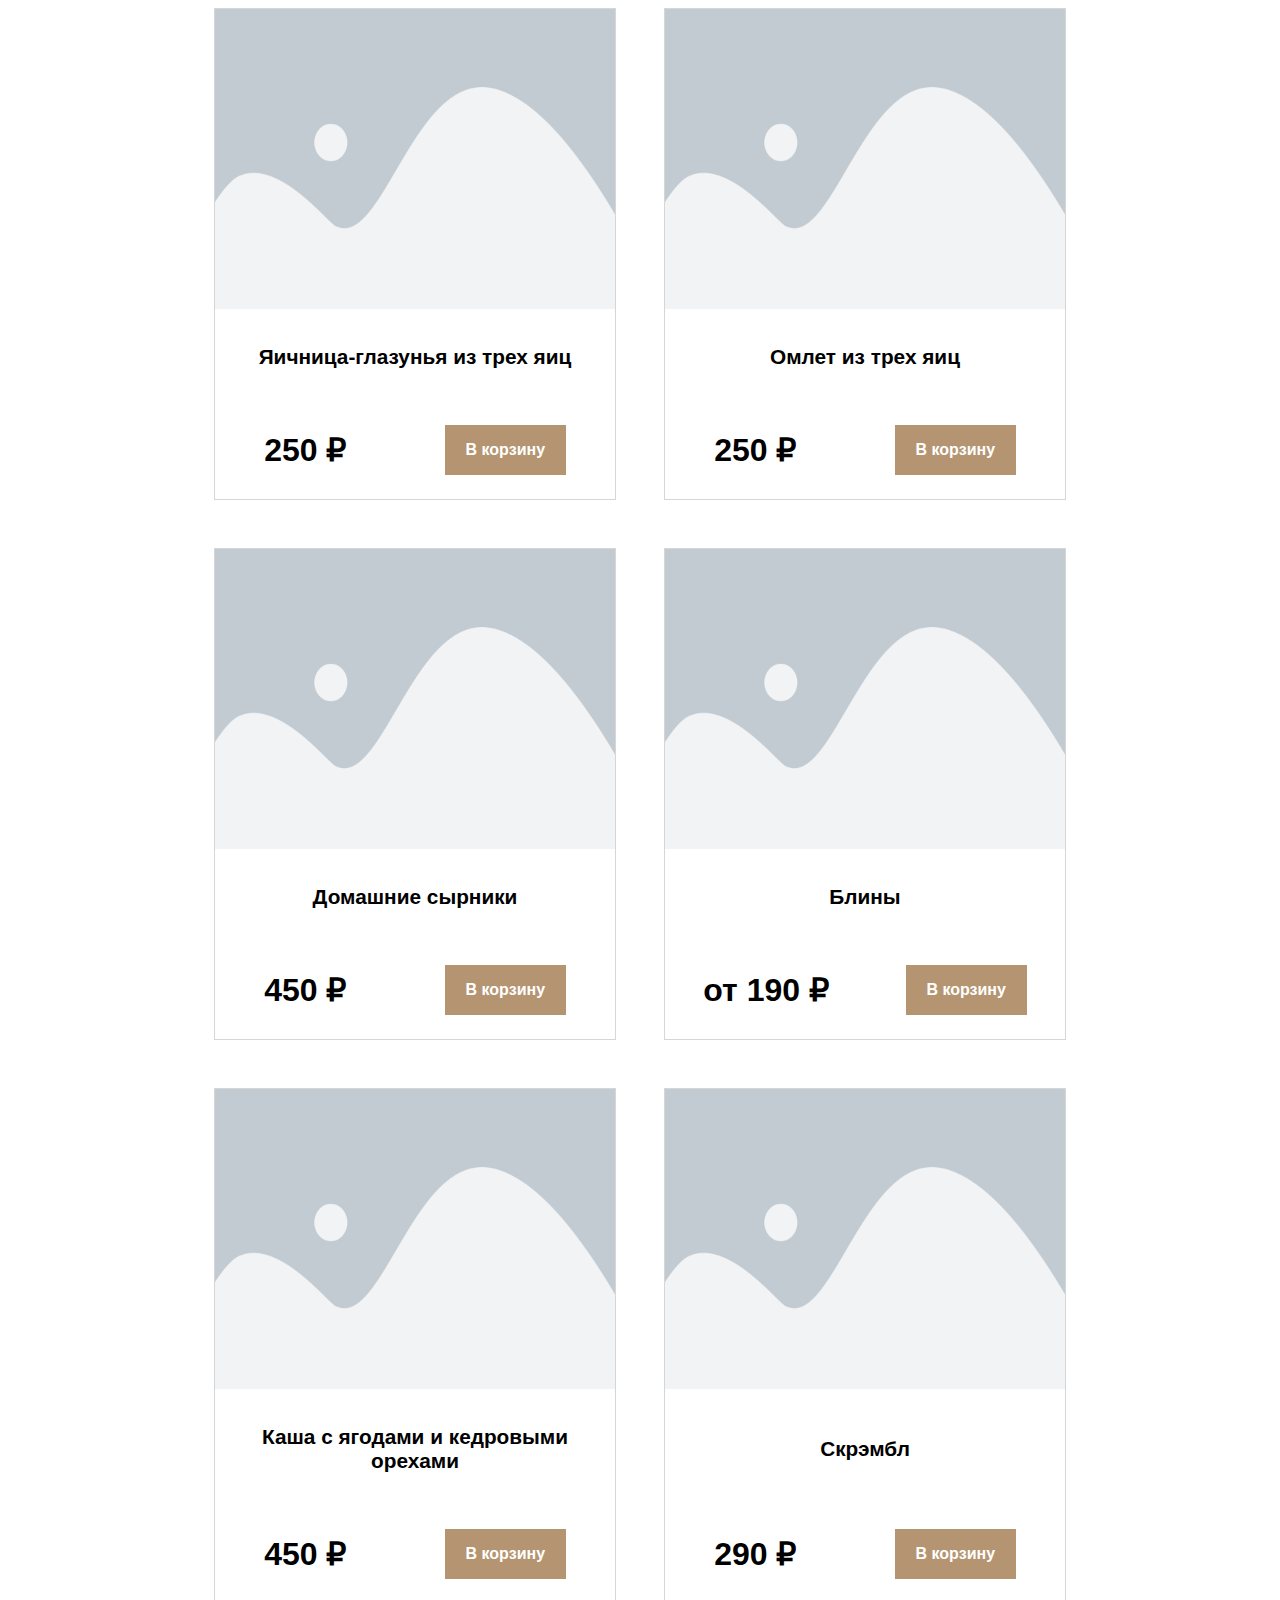
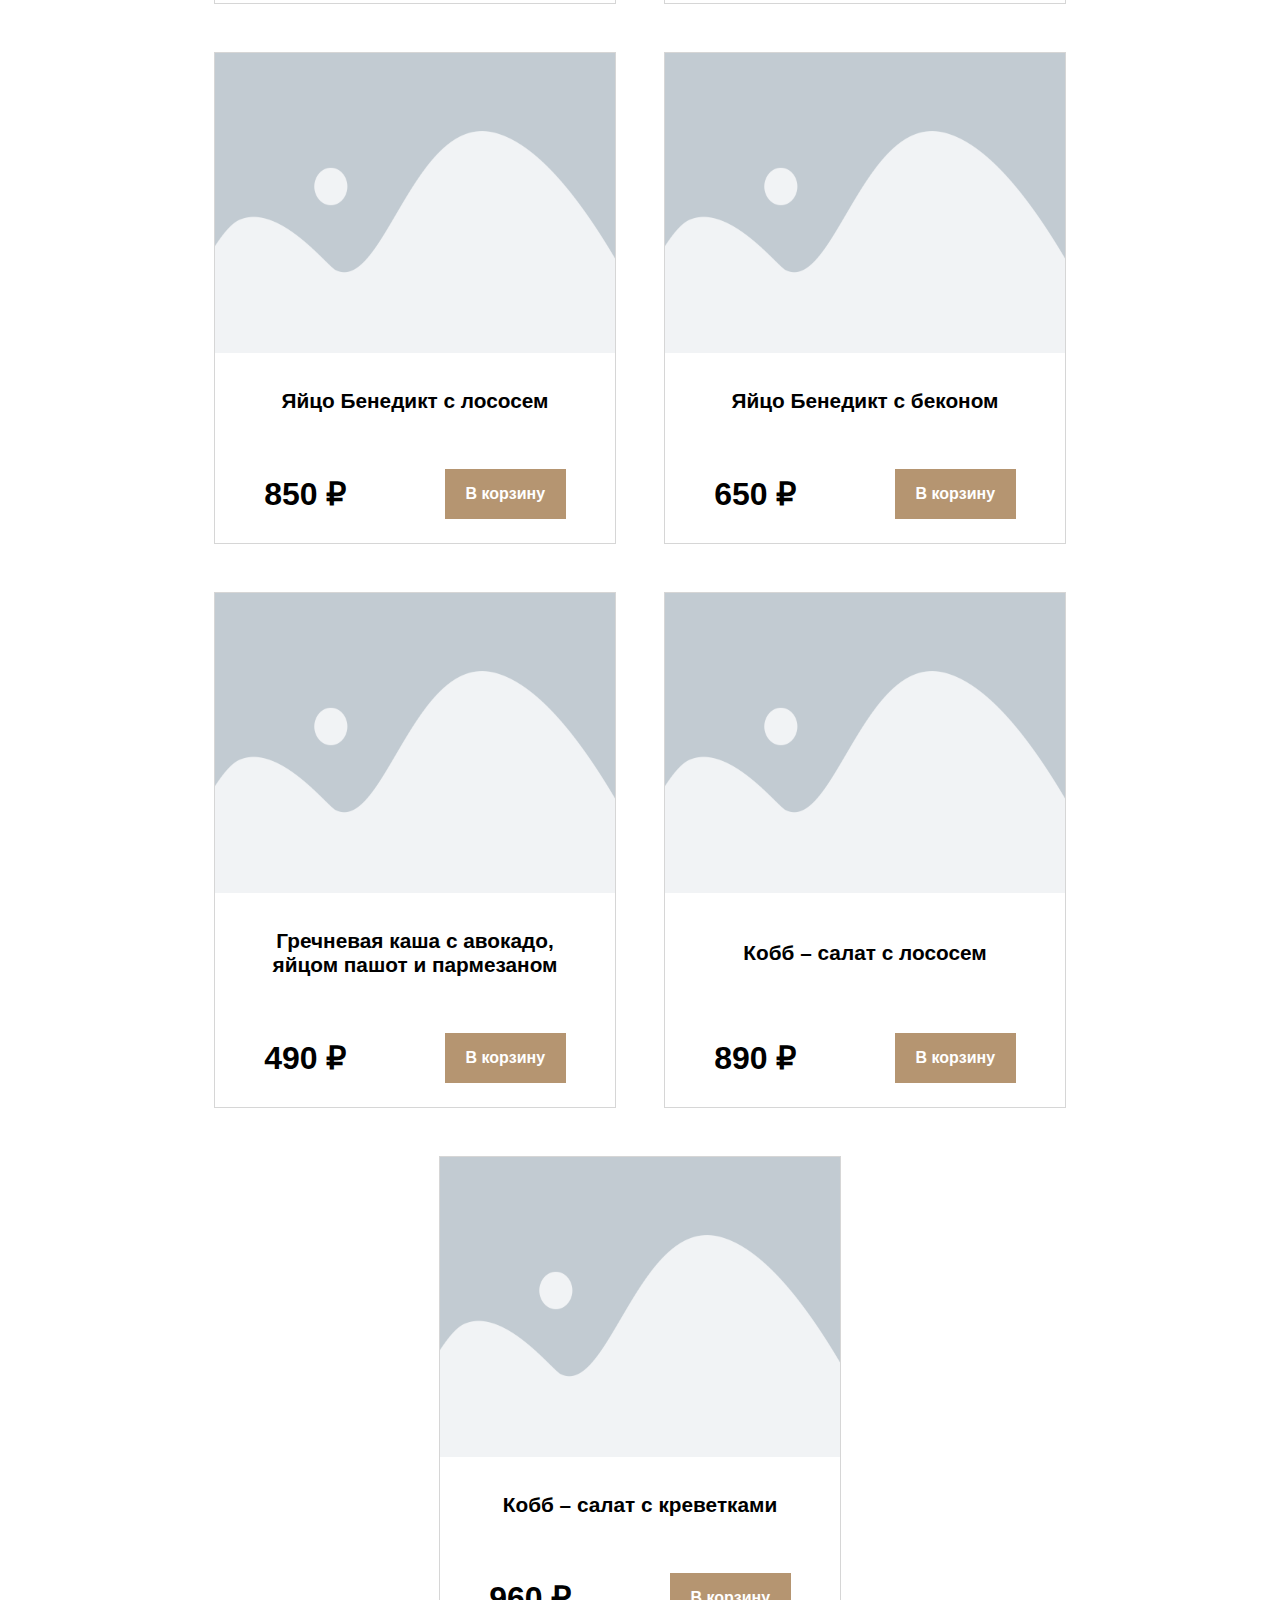
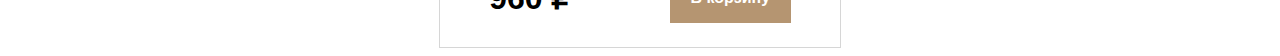
<file: frame3/food/index.html>
<!DOCTYPE html>
<html>
    <head>
        <title>Food</title>
        <meta charset="UTF-8">
        <link rel="stylesheet" href="./css/general.css">
        <meta name="viewport" content="width=device-width, initial-scale=1.0"/>
    </head>
    <body>
        <main>
            <section id="food">
                <div class="food__container">
                    <div class="food__item">
                        <div class="food__image__container">
                            <img class="food__image" src="./img/placeholder.png"/>
                        </div>
                        <div class="food__title__container">
                            <span class="food__title">Яичница-глазунья из трех яиц</span>
                        </div>
                        <div class="food__buy__container">
                            <span class="food__cost">250 &#8381;</span>
                            <span class="food__buy__button">В корзину</span>
                        </div>
                    </div>
                    <div class="food__item">
                        <div class="food__image__container">
                            <img class="food__image" src="./img/placeholder.png"/>
                        </div>
                        <div class="food__title__container">
                            <span class="food__title">Омлет из трех яиц</span>
                        </div>
                        <div class="food__buy__container">
                            <span class="food__cost">250 &#8381;</span>
                            <span class="food__buy__button">В корзину</span>
                        </div>
                    </div>
                    <div class="food__item">    
                        <div class="food__image__container">
                            <img class="food__image" src="./img/placeholder.png"/>
                        </div>
                        <div class="food__title__container">
                            <span class="food__title">Домашние сырники</span>
                        </div>
                        <div class="food__buy__container">
                            <span class="food__cost">450 &#8381;</span>
                            <span class="food__buy__button">В корзину</span>
                        </div>
                    </div>
                    <div class="food__item">
                        <div class="food__image__container">
                            <img class="food__image" src="./img/placeholder.png"/>
                        </div>
                        <div class="food__title__container">
                            <span class="food__title">Блины</span>
                        </div>
                        <div class="food__buy__container">
                            <span class="food__cost">от 190 &#8381;</span>
                            <span class="food__buy__button">В корзину</span>
                        </div>
                    </div>
                    <div class="food__item">
                        <div class="food__image__container">
                            <img class="food__image" src="./img/placeholder.png"/>
                        </div>
                        <div class="food__title__container">
                            <span class="food__title">Каша с ягодами и кедровыми орехами</span>
                        </div>
                        <div class="food__buy__container">
                            <span class="food__cost">450 &#8381;</span>
                            <span class="food__buy__button">В корзину</span>
                        </div>
                    </div>
                    <div class="food__item">    
                        <div class="food__image__container">
                            <img class="food__image" src="./img/placeholder.png"/>
                        </div>
                        <div class="food__title__container">
                            <span class="food__title">Скрэмбл</span>
                        </div>
                        <div class="food__buy__container">
                            <span class="food__cost">290 &#8381;</span>
                            <span class="food__buy__button">В корзину</span>
                        </div>
                    </div>
                    <div class="food__item">
                        <div class="food__image__container">
                            <img class="food__image" src="./img/placeholder.png"/>
                        </div>
                        <div class="food__title__container">
                            <span class="food__title">Яйцо Бенедикт с лососем</span>
                        </div>
                        <div class="food__buy__container">
                            <span class="food__cost">850 &#8381;</span>
                            <span class="food__buy__button">В корзину</span>
                        </div>
                    </div>
                    <div class="food__item">
                        <div class="food__image__container">
                            <img class="food__image" src="./img/placeholder.png"/>
                        </div>
                        <div class="food__title__container">
                            <span class="food__title">Яйцо Бенедикт с беконом</span>
                        </div>
                        <div class="food__buy__container">
                            <span class="food__cost">650 &#8381;</span>
                            <span class="food__buy__button">В корзину</span>
                        </div>
                    </div>
                    <div class="food__item">    
                        <div class="food__image__container">
                            <img class="food__image" src="./img/placeholder.png"/>
                        </div>
                        <div class="food__title__container">
                            <span class="food__title">Гречневая каша с авокадо, яйцом пашот и пармезаном</span>
                        </div>
                        <div class="food__buy__container">
                            <span class="food__cost">490 &#8381;</span>
                            <span class="food__buy__button">В корзину</span>
                        </div>
                    </div>
                    <div class="food__item">    
                        <div class="food__image__container">
                            <img class="food__image" src="./img/placeholder.png"/>
                        </div>
                        <div class="food__title__container">
                            <span class="food__title">Кобб – салат с лососем</span>
                        </div>
                        <div class="food__buy__container">
                            <span class="food__cost">890 &#8381;</span>
                            <span class="food__buy__button">В корзину</span>
                        </div>
                    </div>
                    <div class="food__item">    
                        <div class="food__image__container">
                            <img class="food__image" src="./img/placeholder.png"/>
                        </div>
                        <div class="food__title__container">
                            <span class="food__title">Кобб – салат с креветками</span>
                        </div>
                        <div class="food__buy__container">
                            <span class="food__cost">960 &#8381;</span>
                            <span class="food__buy__button">В корзину</span>
                        </div>
                    </div>
                </div>
            </section>
        </main>
    </body>
</html>
</file>
<file: frame2/css/general.css>
/* anti-dark-theme-super-good-thing */
html {
	background-color: #fff;
}

/* TASKS */
#task1 {
    display: flex;
    flex-flow: row wrap;
    gap: 3em;
}

#task2 {
    display: flex;
    flex-flow: column wrap;
    margin: 3em 0 3em 0;
    font-family: sans-serif;
}

#task3 {
    display: flex;
    flex-flow: column wrap;
    font-family: sans-serif;
    margin-left: 3em;
    justify-content: flex-start;
}

/* PAGINATION */
.pagination {
    display: inline-flex;
    margin-top: 1em;
    width: 400px;
}

.pagination a {
    color: black;
    float: left;
    padding: 8px 16px;
    text-decoration: none;
    border: 1px solid #ccc;
}

.pagination a.active {
    background-color: #7749f8;
    color: white;
    border: 1px solid #7749f8;
}

.pagination a:hover:not(.active):not(.disabled) {
    background-color: #ddd;
}

.pagination a.disabled {
    color: #888;
    border: 1px solid #ccc;
}

/* only for split pagination */

.pagination.split a {
    margin: 3px;
    border-radius: 5px;
}

/* only for group pagination */

.pagination.group a.next {
    border-radius: 0px 5px 5px 0px;
}

.pagination.group a.prev {
    border-radius: 5px 0px 0px 5px;
}

/* for list items */

ul.list__items {
    list-style-type: none;
    width: 350px;
    margin-top: 0;
    padding-left: 0;
}

/* for list item container */

.list__item__container {
    display: flex;
    justify-content: space-between;
    align-items: center;
    border: 1px solid #ddd;
    padding: 0.5em;
}

/* for rounded corners */

.begin__list {
    border-radius: 8px 8px 0px 0px;
}

.end__list {
    border-radius: 0px 0px 8px 8px;
}

/* for badges */

.list__item__badge {
    border-radius: 4px;
    padding: 0.2em 0.6em; 
    background-color: #7749F8;
    color: #fff;
}

/* colors schemes of task cards */

/* sorting by colors */

/* purple */

div.purple__solid {
    background-color: #7749F8;
    border-color: #5227CC;
    color: #ffffff;
}

div.purple__solid > .task__card__title__container {
    border-color: #5227CC;  
}

/* gray */

div.gray__solid {
    background-color: #6C757D;
    border-color: #484848;
    color: #ffffff;
}

div.gray__solid > .task__card__title__container {
    border-color: #484848;  
}

/* green */

div.green__solid {
    background-color: #28A745;
    border-color: #136941;
    color: #ffffff;
}

div.green__solid > .task__card__title__container {
    border-color: #136941;  
}

/* yellow */

div.yellow__solid {
    background-color: #FFC107;
    border-color: #CC9A06;
    color: #343A40;
}

div.yellow__solid > .task__card__title__container {
    border-color:#CC9A06;  
}

/* red */

div.red__solid {
    background-color: #DC3545;
    border-color: #B02A37;
    color: #ffffff;
}

div.red__solid > .task__card__title__container {
    border-color: #B02A37;  
}

/* cyan */

div.cyan__solid {
    background-color: #17A2B8;
    border-color: #117A8B;
    color: #ffffff;
}

div.cyan__solid > .task__card__title__container {
    border-color: #117A8B;  
}

/* sorting by type of cards */

/* base of special cards */

div.special__card {
    background-color: #ffffff;
    color: #000;
}

div.special__card > div.task__card__title__container {
    border-color: #aaa;
    color: #000;
}

/* primary purple card */

div.primary__card {
    border-color: #5227CC;
}

div.primary__card > div.task__card__content {
    color: #5227CC;
}

/* secondary gray card */

div.secondary__card {
    border-color: #484848;
}

div.secondary__card > div.task__card__content {
    color: #484848;
}

/* success green card */

div.success__card {
    border-color: #28A745;
}

div.success__card > div.task__card__content { 
    color: #28A745;
}

/* warning yellow card */

div.warning__card {
    border-color: #FFC107;
}

div.warning__card > div.task__card__content {
    color: #FFC107;
}

/* danger red card */

div.danger__card {
    border-color: #DC3545;
}

div.danger__card > div.task__card__content {
    color: #DC3545;
}

/* info cyan card */

div.info__card {
    border-color: #17A2B8;
}

div.info__card > div.task__card__content {
    color: #17A2B8;
}

/* light card */

div.light__card {
    border-color: #aaa;
}

div.light__card > div.task__card__content {
    color: #aaa;
}

/* dark card */

div.dark__card {
    border-color: #000;
}

div.dark__card > div.task__card__content {
    color: #000;
}

/* base of task cards */

.task__card {
    display: flex;
    flex-flow: column wrap;
    width: 350px;
    border-radius: 16px;
    border: 1px solid;
    font-family: sans-serif;
}

/* content of task cards */

.task__card__content {
    display: flex;
    flex-flow: column wrap;
    padding-bottom: 1em;
    padding-left: 1em;
}

/* title of task cards */

.task__card__title {
    margin-top: 0.5em;
    margin-bottom: 0.5em;
    padding-left: 1em;
    font-weight: bolder;
}

/* border for title container of task cards */

.task__card__title__container {
    border-bottom: 1px solid;
}

/* special title of task cards */

.task__card__spectitle {
    margin-top: 1em;
    margin-bottom: 0.5em;
    font-weight: bolder;
}
</file>
<file: frame2/css/cards.css>
/* base of task cards */
.task-card {
    display: flex;
    flex-flow: column wrap;
    width: 350px;
    border-radius: 16px;
    border: 1px solid;
    font-family: sans-serif;
}

/* content of task cards */
.task-card-content {
    display: flex;
    flex-flow: column wrap;
    padding-bottom: 1em;
    padding-left: 1em;
}

/* title of task cards */
.task-card-title {
    margin-top: 0.5em;
    margin-bottom: 0.5em;
    padding-left: 1em;
    font-weight: bolder;
}

/* border for title container of task cards */
.task-card-title-container {
    border-bottom: 1px solid;
}

/* special title of task cards */
.task-card-spectitle {
    margin-top: 1em;
    margin-bottom: 0.5em;
    font-weight: bolder;
}
</file>
<file: frame2/css/colors.css>
/* colors schemes of task cards */

/* sorting by colors */

/* purple */
.purple-solid {
    background-color: #7749F8;
    border-color: #5227CC;
    color: #ffffff;
}
.purple-solid > .task-card-title-container {
    border-color: #5227CC;  
}

/* gray */
.gray-solid {
    background-color: #6C757D;
    border-color: #484848;
    color: #ffffff;
}
.gray-solid > .task-card-title-container {
    border-color: #484848;  
}

/* green */
.green-solid {
    background-color: #28A745;
    border-color: #136941;
    color: #ffffff;
}
.green-solid > .task-card-title-container {
    border-color: #136941;  
}

/* yellow */
.yellow-solid {
    background-color: #FFC107;
    border-color: #CC9A06;
    color: #343A40;
}
.yellow-solid > .task-card-title-container {
    border-color:#CC9A06;  
}

/* red */
.red-solid {
    background-color: #DC3545;
    border-color: #B02A37;
    color: #ffffff;
}
.red-solid > .task-card-title-container {
    border-color: #B02A37;  
}

/* cyan */
.cyan-solid {
    background-color: #17A2B8;
    border-color: #117A8B;
    color: #ffffff;
}
.cyan-solid > .task-card-title-container {
    border-color: #117A8B;  
}

/* sorting by type of cards */

/* base of special cards */
.special-card {
    background-color: #ffffff;
    color: #000;
}
.special-card > div.task-card-title-container {
    border-bottom: 1px solid #aaa;
    color: #000;
}
/* primary purple card */
.primary-card {
    border-color: #5227CC;
}
.primary-card > div {
    color: #5227CC;
}

/* secondary gray card */
.secondary-card {
    border-color: #484848;
}
.secondary-card > div {
    color: #484848;
}

/* success green card */
.success-card {
    border-color: #28A745;
}
.success-card > div { 
    color: #28A745;
}

/* warning yellow card */
.warning-card {
    border-color: #FFC107;
}
.warning-card > div {
    color: #FFC107;
}

/* danger red card */
.danger-card {
    border-color: #DC3545;
}
.danger-card > div {
    color: #DC3545;
}

/* info cyan card */
.info-card {
    border-color: #17A2B8;
}
.info-card > div {
    color: #17A2B8;
}

/* light card */
.light-card {
    border-color: #aaa;
}
.light-card > div {
    color: #aaa;
}

/* dark card */
.dark-card {
    border-color: #000;
}
.dark-card > div {
    color: #000;
}
</file>
<file: frame2/css/tasks.css>
/* TASKS */
#task1 {
    display: flex;
    flex-flow: row wrap;
    gap: 3em;
}
#task2 {
    display: flex;
    flex-flow: column wrap;
    margin: 3em 0 3em 0;
    font-family: sans-serif;
}
#task3 {
    display: flex;
    flex-flow: column wrap;
    font-family: sans-serif;
    margin-left: 3em;
    justify-content: flex-start;
}
</file>
<file: frame2/css/list.css>
/* list without bullets */
ul.list-items {
    list-style-type: none;
    width: 350px;
    margin-top: 0;
    padding-left: 0;
}

/* for list items */
.list-item-container {
    display: flex;
    justify-content: space-between;
    align-items: center;
    border: 1px solid #ddd;
    padding: 0.5em;
}

/* for rounded corners */
.begin-list {
    border-radius: 8px 8px 0px 0px;
}
.end-list {
    border-radius: 0px 0px 8px 8px;
}

/* for badges */
.list-item-badge {
    border-radius: 4px;
    padding: 0.2em 0.6em; 
    background-color: #7749F8;
    color: #fff;
}
</file>
<file: frame2/css/pagination.css>
/* for group and individual (split) pagination */
.pagination {
    display: inline-flex;
    margin-top: 1em;
    width: 400px;
}

.pagination a {
    color: black;
    float: left;
    padding: 8px 16px;
    text-decoration: none;
    border: 1px solid #ccc;
}

.pagination a.active {
    background-color: #7749f8;
    color: white;
    border: 1px solid #7749f8;
}

.pagination a:hover:not(.active):not(.disabled) {
    background-color: #ddd;
}

.pagination a.disabled {
    color: #888;
    border: 1px solid #ccc;
}

/* only for split pagination */
.pagination.split a {
    margin: 3px;
    border-radius: 5px;
}

/* only for group pagination */
.pagination.group a.next {
    border-radius: 0px 5px 5px 0px;
}

.pagination.group a.prev {
    border-radius: 5px 0px 0px 5px;
}
</file>
<file: frame4/css/general.css>
/* Font import */

@import url('https://fonts.googleapis.com/css2?family=IBM+Plex+Serif:ital,wght@0,100;0,200;0,300;0,400;0,500;0,600;0,700;1,100;1,200;1,300;1,400;1,500;1,600;1,700&display=swap');

@import url('https://fonts.cdnfonts.com/css/ocr-a-std');

@import url('https://fonts.cdnfonts.com/css/luminari');

/* General */

#gradient__cards {
    display: flex;
    flex-flow: row wrap;
    align-items: center;
    justify-content: center;
    gap: 3em;
}

/* Gradient card */

.gradient__card {
    display: flex;
    flex-flow: column wrap;
    align-items: center;
    justify-content: center;
    gap: 1em;
    width: 150px;
    height: 150px;
    border-radius: 1em;
    
}

/* Gradient card content */

.gradient__card__content__container {
    display: flex;
    flex-flow: column wrap;
    align-items: center;
    justify-content: center;
    gap: 1em;
}

.gradient__card__content {
    font-size: 1.5em;
    font-weight: bolder;
    color: #ffffff;
    text-align: center;
    
}

/* Font families */

.gradient__card__content.font__georgia {
    font-family: Georgia, serif;
}

.gradient__card__content.font__ibm__plex__serif {
    font-family: 'IBM Plex Serif', serif;
}

.gradient__card__content.font__consolas {
    font-family: Consolas, monospace;
}

.gradient__card__content.font__OCR__A__Std {
    font-family: 'OCR A Std', sans-serif;
}

.gradient__card__content.font__Luminari {
    font-family: 'Luminari', sans-serif;
}

/* Gradients */

.gradient__card.FF6A00__EA00FF {
    background: linear-gradient(135deg, #FF6A00, #EA00FF );
}

.gradient__card.FF8000__007AFF {
    background: linear-gradient(135deg, #FF8000, #007AFF );
}

.gradient__card.FF7F50__C71585 {
    background: linear-gradient(135deg, #1E90FF, #00FFFF );
}

.gradient__card.A7D1AB__7B68EE {
    background: linear-gradient(135deg, #A7D1AB, #7B68EE );
}   

.gradient__card.C04000__483D8B {
    background: linear-gradient(135deg, #C04000, #483D8B );
}
</file>
<file: frame5/css/general.css>
/* alerts */

/* section container */
#alerts {
	display: flex;
	flex-flow: column;
}

#alerts > div {
	margin: 15px;
}

/* base container */

.alert__container {
	display: flex;	
	flex-flow: row;
	width: 400px;
	justify-content: space-between;
	align-items: center;
	padding-left: 16px;
	padding-right: 16px;
	border-radius: 21px;
	border-left: 4px solid;
	border-right: 4px solid;
	border-top: 2px solid;
	border-bottom: 2px solid;
	transition: all 0.3s ease;
}

.alert__container:hover {
	border-radius: 42px;
	color: #fff;
}

.alert__container__close {
	padding: 0;
	border: none;
	background: none;
}

/* warning (yellow) */

.alert__warning {
	border-color: #F59E0B;
}

.alert__warning:hover {
	background-color: #F59E0B;
	box-shadow: 0 0 50px #f5930b;
}
/* info (blue) */

.alert__info {
	border-color: #3B82F6;
}

.alert__info:hover {
	background-color: #3B82F6;
	box-shadow: 0 0 50px #3B82F6;
}

/* done (green) */

.alert__done {
	border-color: #10B981;
}

.alert__done:hover {
	background-color: #10B981;
	box-shadow: 0 0 50px #10B981;
}

/* error (red) */

.alert__error {
	border-color: #EF4444;
}

.alert__error:hover {
	background-color: #EF4444;
	box-shadow: 0 0 50px #EF4444;
}
</file>
<file: frame5/css/alerts.css>
/* alerts */

/* section container */
#alerts {
	display: flex;
	flex-flow: column;
}

#alerts > div {
	margin: 15px;
}

/* base container */

.alert__container {
	display: flex;	
	flex-flow: row;
	width: 400px;
	justify-content: space-between;
	align-items: center;
	padding: 0 16px 0 16px;
	border-radius: 21px;
	border-left: 4px solid;
	border-right: 4px solid;
	border-top: 2px solid;
	border-bottom: 2px solid;
	transition: all 0.3s ease;
}

.alert__container:hover {
	border-radius: 42px;
	color: #fff;
}

.alert__container__close {
	padding: 1px 2px;
	border: none;
	background: none;
}

/* warning (yellow) */

.alert__warning {
	border-color: #F59E0B;
}

.alert__warning:hover {
	background-color: #F59E0B;
	box-shadow: 0 0 20px #f5930b;
}
/* info (blue) */

.alert__info {
	border-color: #3B82F6;
}

.alert__info:hover {
	background-color: #3B82F6;
	box-shadow: 0 0 20px #3B82F6;
}

/* done (green) */

.alert__done {
	border-color: #10B981;
}

.alert__done:hover {
	background-color: #10B981;
	box-shadow: 0 0 20px #10B981;
}

/* error (red) */

.alert__error {
	border-color: #EF4444;
}

.alert__error:hover {
	background-color: #EF4444;
	box-shadow: 0 0 20px #EF4444;
}
</file>
<file: frame5/css/cards.css>
/* cards */

/* container */

.card__container {
	width: 400px;
	display: flex;
	flex-flow: column wrap;
	border: 2px solid;
	border-radius: 16px;
	transition: all 0.3s ease;
}

/* title */

.card__container__title {
	border-bottom: 1px solid #aaa;
	padding: 8px;
}

/* description */

.card__container__description {
	padding: 8px;
}

/* color scheme */

.card__purple {
	border-color: #5227CC;
}

.card__purple:hover {
	box-shadow: 0 0 10px #5227CC;
}
</file>
<file: nonframe1/css/general.css>
/* Font import */

@import url('https://fonts.googleapis.com/css2?family=Roboto:ital,wght@0,100..900;1,100..900&display=swap');

/* General */

/* Disable margin and padding */

body {
    padding: 0;
    margin: 0;
}

/* Selection color */

*::selection {
    background-color: #833014;
    color: #fff;
}

/* Header */

header {
    display: flex;
    flex-flow: row wrap;
    align-items: center;
    justify-content: space-between;
    font-family: "roboto", serif;
}

/* Disable default link styles */

a {
    text-decoration: none;
}

/* Header bar */

.menu__container {
    display: flex;
    flex-flow: row wrap;
    align-items: center;
    justify-content: space-around;
    width: 100%;
    gap: 1em;
    padding: 1em 3em 1em 3em;
}

.logo__container {
    display: flex;
    flex-flow: row nowrap;
    align-items: center;
    gap: 1em;
    font-weight: bold;
    font-size: 1.3em;
}

.logo__img {
    max-width: 48px;
}

/* Navigation bar */

.nav__container > a {
    color: #000;
    font-weight: 300;
}

.nav__container > a+a {
    margin-left: 3em;
}

/* Button "Get started" */

.action__container {
    padding: 1em;
    border-radius: 12px;
    background-color: #000;
    font-weight: bold;
}

.action__container > a {
    color: #fff;
}

/* Main */

main {
    display: flex;
    flex-flow: column wrap;
    align-content: space-around;
    align-items: center;
    font-family: "roboto", serif;
}

/* Title section */

#title {
    margin-top: 2em;
    margin-bottom: 1em;
}

/* Title container */

.title__container {
    display: flex;
    flex-flow: column wrap;
    align-items: center;
    margin-bottom: 5em;
}

/* Title content */

.title__title {
    font-size: 4em;
    font-weight: 700;
}

.title__description {
    text-align: center;
    width: 70%;
    margin-top: 0.5em;
}

/* Cards */

#cards {
    font-family: "roboto", serif;
    display: flex;
    flex-flow: row wrap;
    align-items: center;
    justify-content: center;
    width: 80%;
    gap: 3em;
}

/* Card container */

.card__container {
    display: flex;
    flex-flow: row wrap;
    width: 400px;
    overflow: hidden;
    border-radius: 8px;
    border: 1px solid #606060;
}

/* Card content */

.card__content {
    display: flex;
    flex-flow: column wrap;
    padding: 1em 1em 1em 2em;
}

.card__description {
    padding-top: 1em;
}

/* Card image */

.card__image > span.card__image__label {
    position: absolute;
    margin: 1em;
    padding: 1em 1.5em 1em 1.5em;
    border-radius: 8px;
    background-color: #fff;
    color: #000;
}

.card__image > img {
    max-width: 100%;
    object-fit: cover;
}

/* Card communication (phone and email) */

.card__communication__container {
    display: flex;
    flex-flow: row wrap;
    align-items: center;
    justify-content: center;
    width: 100%;
}

.card__communication {
    width: 80%;
    padding: 1em 1em 2em 0em;
    gap: 0.5em;
    border-top: 1px solid #606060;
}

/* Card communication (phone) */

.card__communication__phone__container {
    display: flex;
    flex-flow: row wrap;
    align-items: center;
    padding-bottom: 0.5em;
    gap: 1em;
}

.card__communication__phone__img {
    max-width: 24px;
}

/* Card communication (email) */

.card__communication__email__container {
    display: flex;
    flex-flow: row wrap;
    align-items: center;
    gap: 1em;
}

.card__communication__email__img {
    max-width: 24px;
}

/* Subscribe form */

#subscribe {
    width: 70%;
    margin: 5em;
}

/* Subscribe container */

.subscribe__container {
    display: flex;
    flex-flow: row nowrap;
    align-items: center;
    justify-content: space-between;
    padding: 1em 2em 1em 2em;
    gap: 0.5em;
    border-radius: 12px;
    background-color: #F15A29;
}

/* Subscribe title */

.subscribe__title {
    width: 25%;
    font-size: 2em;
    padding: 1em 0em 1em 2em;
    color: #fff;
}

/* Subscribe input */

.subscribe__input__container {
    display: flex;
    flex-flow: row nowrap;
    align-items: center;
    justify-content: space-between;
    padding: 1em 2em 1em 1em;
    gap: 0.5em;
    border-radius: 12px;
    background-color: #fff;
}

.subscribe__input {
    border: None;
}

.subscribe__input:focus {
    outline: none;
}

/* Subscribe button */

.subscribe__button {
    border: none;
    padding: 1em;
    border-radius: 12px;
    background-color: #F15A29;
    color: #fff;
}

/* Footer */

footer {
    background-color: #000;
    color: #fff;
    display: flex;
    flex-flow: column wrap;
    font-family: "roboto", serif;
}

/* Footer logo */

.footer__logo__img {
    max-width: 48px;
}

.footer__logo__container {
    display: flex;
    flex-flow: row nowrap;
    align-items: center;
    gap: 1em;
}

.footer__logo__title {
    font-size: 2em;
    font-weight: bold;
}

/* Footer container */

.footer__container {
    display: flex;
    flex-flow: row nowrap;
    align-items: stretch;
    justify-content: space-between;
    font-family: "roboto", serif;
    padding: 5em 3em;
}

/* Footer description */

.footer__description__container {
    display: flex;
    flex-flow: column nowrap;
    width: 33%;
}

.footer__description {
    padding-top: 2em;
    line-height: 2em;
}

/* Footer menu */

.footer__menu__container {
    display: flex;
    flex-flow: column nowrap;
    align-items: flex-start;
    gap: 1em;
}

/* Footer links */

.footer__links__container {
    display: flex;
    flex-flow: row nowrap;
    gap: 1em;
}

.footer__links {
    display: flex;
    flex-flow: column nowrap;
    align-items: flex-start;
    gap: 1em;
}

.footer__links__label {
    font-weight: bold;
}

.footer__links__element {
    color: #aaa;
}

/* Footer following */

.footer__following__title {
    font-weight: bold;
}

/* Footer following container */

.footer__following__container {
    width: 15%;
    display: flex;
    flex-flow: column nowrap;
    gap: 1em;
}

.footer__following {
    display: flex;
    flex-flow: column nowrap;
    gap: 1em;
}

/* Footer following links color */

.footer__following__link {
    color: #aaa;
}

/* Footer social media icons */

.footer__following__img {
    filter: invert(1);
    max-width: 24px;
}

/* Footer following links container */

.footer__following__link__container {
    display: flex;
    flex-flow: row nowrap;
    align-items: center;
    gap: 1em;
}

.footer__copyright__container {
    display: flex;
    flex-flow: row nowrap;
    align-items: center;
    justify-content: center;
    padding: 1em;
    color: #aaa;
}
</file>
<file: nonframe2_is_copy_1/css/general.css>
/* Font import */

@import url('https://fonts.googleapis.com/css2?family=Roboto:ital,wght@0,100..900;1,100..900&display=swap');

/* General */

/* Disable margin and padding */

body {
    padding: 0;
    margin: 0;
}

/* Selection color */

*::selection {
    background-color: #833014;
    color: #fff;
}

/* Header */

header {
    display: flex;
    flex-flow: row wrap;
    align-items: center;
    justify-content: space-between;
    font-family: "roboto", serif;
}

/* Disable default link styles */

a {
    text-decoration: none;
}

/* Header bar */

.menu__container {
    display: flex;
    flex-flow: row wrap;
    align-items: center;
    justify-content: space-around;
    width: 100%;
    gap: 1em;
    padding: 1em 3em 1em 3em;
}

.logo__container {
    display: flex;
    flex-flow: row nowrap;
    align-items: center;
    gap: 1em;
    font-weight: bold;
    font-size: 1.3em;
}

.logo__img {
    max-width: 48px;
}

/* Navigation bar */

.nav__container > a {
    color: #000;
    font-weight: 300;
}

.nav__container > a+a {
    margin-left: 3em;
}

/* Button "Get started" */

button.action__link {
    padding: 1em;
    border-radius: 12px;
    background-color: #000;
    font-weight: bold;
    color: #fff;
    border: none;
    outline: none;
}

button.action__link:focus {
    outline: none;
}

/* Main */

main {
    display: flex;
    flex-flow: column wrap;
    align-content: space-around;
    align-items: center;
    font-family: "roboto", serif;
}

/* Sign in section */

#sign__in {
    position: fixed;
    top: 0%;
    left: 0%;
    visibility: hidden;
    opacity: 0;
    z-index: 1;
}

/* Show sign in section */

#sign__in:target {
    visibility: visible;
    opacity: 1;
}

/* Sign in overlay */

.sign__in__overlay {
    display: flex;
    justify-content: center;
    align-items: center;
    position: fixed;
    top: 0;
    left: 0;
    width: 100%;
    height: 100%;
    background-color: rgba(0, 0, 0, 0.5);
}

/* Sign in container */

.sign__in__container {
    display: flex;
    flex-flow: column wrap;
    justify-content: space-around;
    align-items: center;
    gap: 1em;
    width: 350px;
    height: 350px;
    border-radius: 12px;
    border: 2px solid #606060;
    background-color: #F7F7F7;
}

/* Sign in title */

.sign__in__title__container {
    display: flex;
    flex-flow: row wrap;
    justify-content: space-around;
    align-items: center;
    gap: 1em;
    width: 100%;
}

.sign__in__title {
    font-weight: bold;
}

/* Sign in close button */

.sign__in__close {
    display: flex;
    justify-content: center;
    align-items: center;
    border: none;
    width: 2em;
    height: 2em;
    border-radius: 12px;
    background-color: #F15A29;
    color: #fff;
}

/* Sign in form */

.sign__in__form {
    width: 90%;
    display: flex;
    flex-flow: column wrap;
    justify-content: center;
    align-items: center;
    gap: 1em;
}

.sign__in__form__container {
    display: flex;
    flex-flow: column wrap;
    justify-content: center;
    align-items: center;
    gap: 1em;
    width: 90%;
}

/* Sign in input */

.sign__in__input {
    display: flex;
    flex-flow: column wrap;
    justify-content: center;
    align-items: center;
    gap: 1em;
    border: none;
    border-bottom: 1px solid #aaa;
    background-color: #F7F7F7;
    margin-bottom: 1em;
    width: 100%;
    
}

.sign__in__input:focus {
    outline: none;
}

.sign__in__input__container {
    display: flex;
    flex-flow: column wrap;
    justify-content: center;
    align-items: center;
    gap: 1em;
    width: 100%;
}

/* Sign in button */

.sign__in__button__container {
    display: flex;
    flex-flow: column wrap;
    justify-content: center;
    align-items: center;
    gap: 1em;
}

.sign__in__button {
    width: 100%;
    border: none;
    padding: 1em;
    border-radius: 12px;
    background-color: #F15A29;
    color: #fff;
}

/* Title section */

#title {
    margin-top: 2em;
    margin-bottom: 1em;
}

/* Title container */

.title__container {
    display: flex;
    flex-flow: column wrap;
    align-items: center;
    margin-bottom: 5em;
}

/* Title content */

.title__title {
    font-size: 4em;
    font-weight: 700;
    color: #F15A29;
}

.title__description {
    text-align: center;
    width: 70%;
    margin-top: 0.5em;
}

/* Cards */

#cards {
    font-family: "roboto", serif;
    display: flex;
    flex-flow: row wrap;
    align-items: center;
    justify-content: center;
    width: 80%;
    gap: 3em;
}

/* Card container */

.card__container {
    display: flex;
    flex-flow: row wrap;
    width: 400px;
    overflow: hidden;
    border-radius: 8px;
    border: 1px solid #F15A29;
}

/* Card content */

.card__content {
    display: flex;
    flex-flow: column wrap;
    padding: 1em 1em 1em 2em;
}

.card__description {
    padding-top: 1em;
}

/* Card image */

.card__image > span.card__image__label {
    position: absolute;
    margin: 1em;
    padding: 1em 1.5em 1em 1.5em;
    border-radius: 8px;
    background-color: #fff;
    color: #000;
}

.card__image > img {
    max-width: 100%;
    object-fit: cover;
}

/* Card communication (phone and email) */

.card__communication__container {
    display: flex;
    flex-flow: row wrap;
    align-items: center;
    justify-content: center;
    width: 100%;
}

.card__communication {
    width: 80%;
    padding: 1em 1em 2em 0em;
    gap: 0.5em;
    border-top: 1px solid #606060;
}

/* Card communication (phone) */

.card__communication__phone__container {
    display: flex;
    flex-flow: row wrap;
    align-items: center;
    padding-bottom: 0.5em;
    gap: 1em;
}

.card__communication__phone__img {
    max-width: 24px;
}

/* Card communication (email) */

.card__communication__email__container {
    display: flex;
    flex-flow: row wrap;
    align-items: center;
    gap: 1em;
}

.card__communication__email__img {
    max-width: 24px;
}

/* Subscribe form */

#subscribe {
    width: 70%;
    margin: 5em;
}

/* Subscribe container */

.subscribe__container {
    display: flex;
    flex-flow: row nowrap;
    align-items: center;
    justify-content: space-between;
    padding: 1em 2em 1em 2em;
    gap: 0.5em;
    border-radius: 12px;
    background-color: #F15A29;
}

/* Subscribe title */

.subscribe__title {
    width: 25%;
    font-size: 2em;
    padding: 1em 0em 1em 2em;
    color: #fff;
}

/* Subscribe input */

.subscribe__input__container {
    display: flex;
    flex-flow: row nowrap;
    align-items: center;
    justify-content: space-between;
    padding: 1em 2em 1em 1em;
    gap: 0.5em;
    border-radius: 12px;
    background-color: #fff;
}

.subscribe__input {
    border: None;
}

.subscribe__input:focus {
    outline: none;
}

/* Subscribe button */

.subscribe__button {
    border: none;
    padding: 1em;
    border-radius: 12px;
    background-color: #F15A29;
    color: #fff;
}

/* Footer */

footer {
    background-color: #000;
    color: #fff;
    display: flex;
    flex-flow: column wrap;
    font-family: "roboto", serif;
}

/* Footer logo */

.footer__logo__img {
    max-width: 48px;
}

.footer__logo__container {
    display: flex;
    flex-flow: row nowrap;
    align-items: center;
    gap: 1em;
}

.footer__logo__title {
    font-size: 2em;
    font-weight: bold;
}

/* Footer container */

.footer__container {
    display: flex;
    flex-flow: row nowrap;
    align-items: stretch;
    justify-content: space-between;
    font-family: "roboto", serif;
    padding: 5em 3em;
}

/* Footer description */

.footer__description__container {
    display: flex;
    flex-flow: column nowrap;
    width: 33%;
}

.footer__description {
    padding-top: 2em;
    line-height: 2em;
}

/* Footer menu */

.footer__menu__container {
    display: flex;
    flex-flow: column nowrap;
    align-items: flex-start;
    gap: 1em;
}

/* Footer links */

.footer__links__container {
    display: flex;
    flex-flow: row nowrap;
    gap: 1em;
}

.footer__links {
    display: flex;
    flex-flow: column nowrap;
    align-items: flex-start;
    gap: 1em;
}

.footer__links__label {
    font-weight: bold;
}

.footer__links__element {
    color: #aaa;
}

/* Footer following */

.footer__following__title {
    font-weight: bold;
}

/* Footer following container */

.footer__following__container {
    width: 15%;
    display: flex;
    flex-flow: column nowrap;
    gap: 1em;
}

.footer__following {
    display: flex;
    flex-flow: column nowrap;
    gap: 1em;
}

/* Footer following links color */

.footer__following__link {
    color: #aaa;
}

/* Footer social media icons */

.footer__following__img {
    filter: invert(1);
    max-width: 24px;
}

/* Footer following links container */

.footer__following__link__container {
    display: flex;
    flex-flow: row nowrap;
    align-items: center;
    gap: 1em;
}

.footer__copyright__container {
    display: flex;
    flex-flow: row nowrap;
    align-items: center;
    justify-content: center;
    padding: 1em;
    color: #aaa;
}
</file>
<file: nonframe2_test/css/general.css>
/* Call popup section */

#call__popup {
    display: flex;
    flex-flow: column wrap;
    justify-content: center;
    align-items: center;
    gap: 1em;
}

/* Call popup container */

.call__popup__container {
    display: flex;
    flex-flow: column wrap;
    justify-content: center;
    align-items: center;
    gap: 1em;
    width: 250px;
    height: 250px;
    border-radius: 12px;
    border: 2px solid #606060;
    background-color: #F7F7F7;
}

/* Call popup content */

.call__popup__content {
    display: flex;
    flex-flow: column wrap;
    justify-content: center;
    align-items: center;
    gap: 1em;
}

/* Popup main container */

#popup {
    position: fixed;
    top: 50%;
    left: 50%;
    transform: translate(-50%, -50%);
    visibility: hidden;
    opacity: 0;
}

/* Show popup */

#popup:target {
    visibility: visible;
    opacity: 1;
}

/* Popup overlay */

.popup__overlay {
    display: flex;
    justify-content: center;
    align-items: center;
    position: fixed;
    top: 0;
    left: 0;
    width: 100%;
    height: 100%;
    background-color: rgba(0, 0, 0, 0.5);
}

/* Popup container */

.popup__container {
    display: flex;
    flex-flow: column wrap;
    justify-content: center;
    align-items: center;
    gap: 1em;
    width: 250px;
    height: 250px;
    border-radius: 12px;
    border: 2px solid #606060;
    background-color: #F7F7F7;
}
</file>
<file: frame3/alert/css/general.css>
/* General */

#alert {
    display: flex;
    flex-flow: row wrap;
    align-items: center;
    justify-content: center;
    width: 100%;
    gap: 3em;
}

/* Alert */

/* Container */

.alert__container {
    display: flex;
    flex-flow: row wrap;
    align-items: stretch;
    width: 270px;
    border-radius: 14px;
    font-family: sans-serif;
    border: 2px solid #aaa;
}

/* Main content */

.alert__content {
    display: flex;
    flex-flow: column nowrap;
    align-content: center;
    align-items: center;
    justify-content: center;
    border-radius: 4px;
    padding-top: 1em;
    padding-bottom: 1em;
}

/* Title */

.alert__title {
    font-size: 16px;
    font-weight: bold;
}

/* Description */

.alert__description {
    font-size: 14px;
    font-weight: normal;
    text-align: center;
    margin-top: 8px;
    padding-left: 2em;
    padding-right: 2em;
}

/* Action container */

.alert__action {
    display: flex;
    flex-flow: column wrap;
    align-content: center;
    align-items: center;
    justify-content: center;
    width: 100%;
    border-top: 1px solid #aaa;
    padding-top: 1em;
    padding-bottom: 1em;
}

/* Action text */

.alert__action__text {
    font-size: 16px;
    font-weight: bold;
    color: #007aff;
}
</file>
<file: frame3/card/css/general.css>
@import url('https://fonts.googleapis.com/css2?family=Alice&family=Montserrat:ital,wght@0,100..900;1,100..900&display=swap');

/* General */

#card {
    font-family: sans-serif;
    display: flex;
    flex-flow: row wrap;
    align-items: center;
    justify-content: center;
    width: 100%;
    gap: 3em;
}

/* Card container */

.card__container {
    display: flex;
    flex-flow: row wrap;
    align-items: center;
    justify-content: center;
    width: 400px;
    border-radius: 12px;

    border: 2px solid #606060;
}

/* Card header */

.card__header {
    display: flex;
    flex-flow: row wrap;
    align-items: center;
    justify-content: space-between;
    width: 100%;
    padding: 1em;
}

/* Card profile photo */

.card__profile__photo {
    padding: 1em 1.2em;
    background-color: #ff9999;
    color: #440000;
    border-radius: 50%;
}

/* Card content */

/* Card header */

.card__header__title__container {
    display: flex;
    flex-flow: column wrap;
    align-content: flex-start;
    width: 70%;
    gap: 1em;
}

/* Card title */

.card__header__title {
    font-weight: bold;
}

/* Card action button */

.card__action {
    font-size: 2em;
    color: #49454F;
}

/* Card content */

.card__image__container {
    display: flex;
    flex-flow: row wrap;
    align-items: center;
    justify-content: center;
}

/* Card image */

.card__image {
    width: 400px;
    height: 300px;
}

/* Card description */

.card__description__container {
    display: flex;
    flex-flow: column wrap;
    padding: 1em;
}

/* Card title */

.card__title {
    font-size: 1.1em;
    padding-bottom: 0.5em;
}

/* Card subtitle */

.card__subtitle {
    font-size: 0.9em;
    padding-bottom: 0.5em;
    color: #5F5C65;
    
}

/* Card description */

.card__description {
    padding-top: 1em;
    color: #5F5C65;
}

/* Card buttons */

.card__buttons__container {
    display: flex;
    flex-flow: row wrap;
    align-items: center;
    justify-content: flex-end;
    width: 100%;
    padding: 1em;
    gap: 1em;
}

/* Base of card buttons */

.card__button {
    padding: 1em 2em;
    border-radius: 100px;
}

/* Button styles */

.hollow__button {
    border: 2px solid #65558f;
    color: #65558f;
}

.solid__button {
    background-color: #65558f;
    color: #fff;
}
</file>
<file: frame3/food/css/general.css>
/* General */

#food {
    width: 100%;
    gap: 3em;
    font-family: sans-serif;
}

/* Food container */

.food__container {
    display: flex;
    flex-flow: row wrap;
    align-items: stretch;
    justify-content: center;
    gap: 3em;
}

/* Food item */

.food__item {
    display: flex;
    flex-flow: column nowrap;
    align-items: center;
    justify-content: space-between;
    gap: 1em;
    width: 400px;
    border: 1px solid #d6d6d6;
}

/* Food image */

.food__image {
    width: 400px;
    height: 300px;
}

/* Food title container */

.food__title__container {
    display: flex;
    flex-flow: row wrap;
    align-items: center;
    justify-content: center;
    width: 80%;
    padding: 1em;
    text-align: center;
}

/* Food title */

.food__title {
    font-size: 1.3em;
    font-weight: bold;
}

/* Food cost and button */

/* Food buy container */

.food__buy__container {
    display: flex;
    flex-flow: row wrap;
    align-items: center;
    justify-content: space-around;
    width: 100%;
    padding: 1.5em;
}

/* Food cost */

.food__cost {
    font-size: 2em;
    font-weight: bold;
}

/* Food buy button */

.food__buy__button {
    padding: 1em 1.3em;
    background-color: #b59571;
    color: #fff;
    font-weight: bold;
}
</file>
